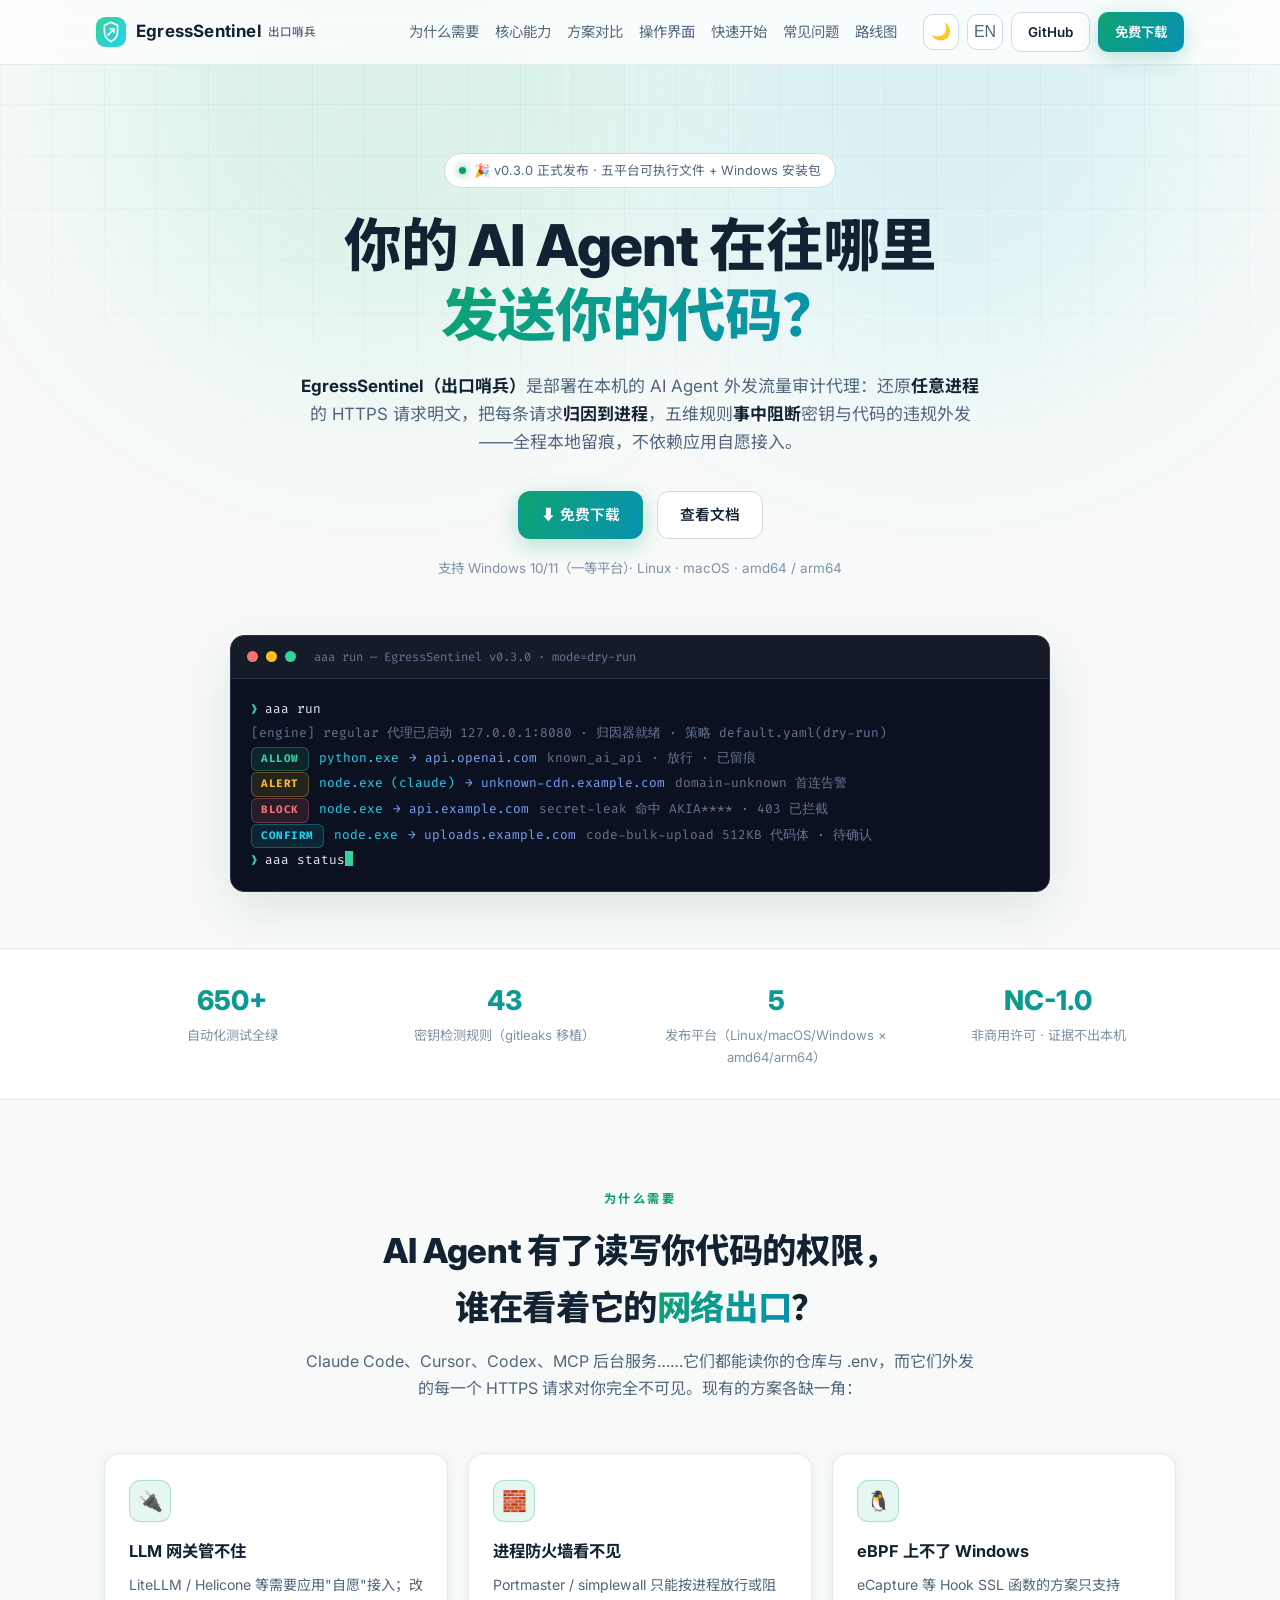
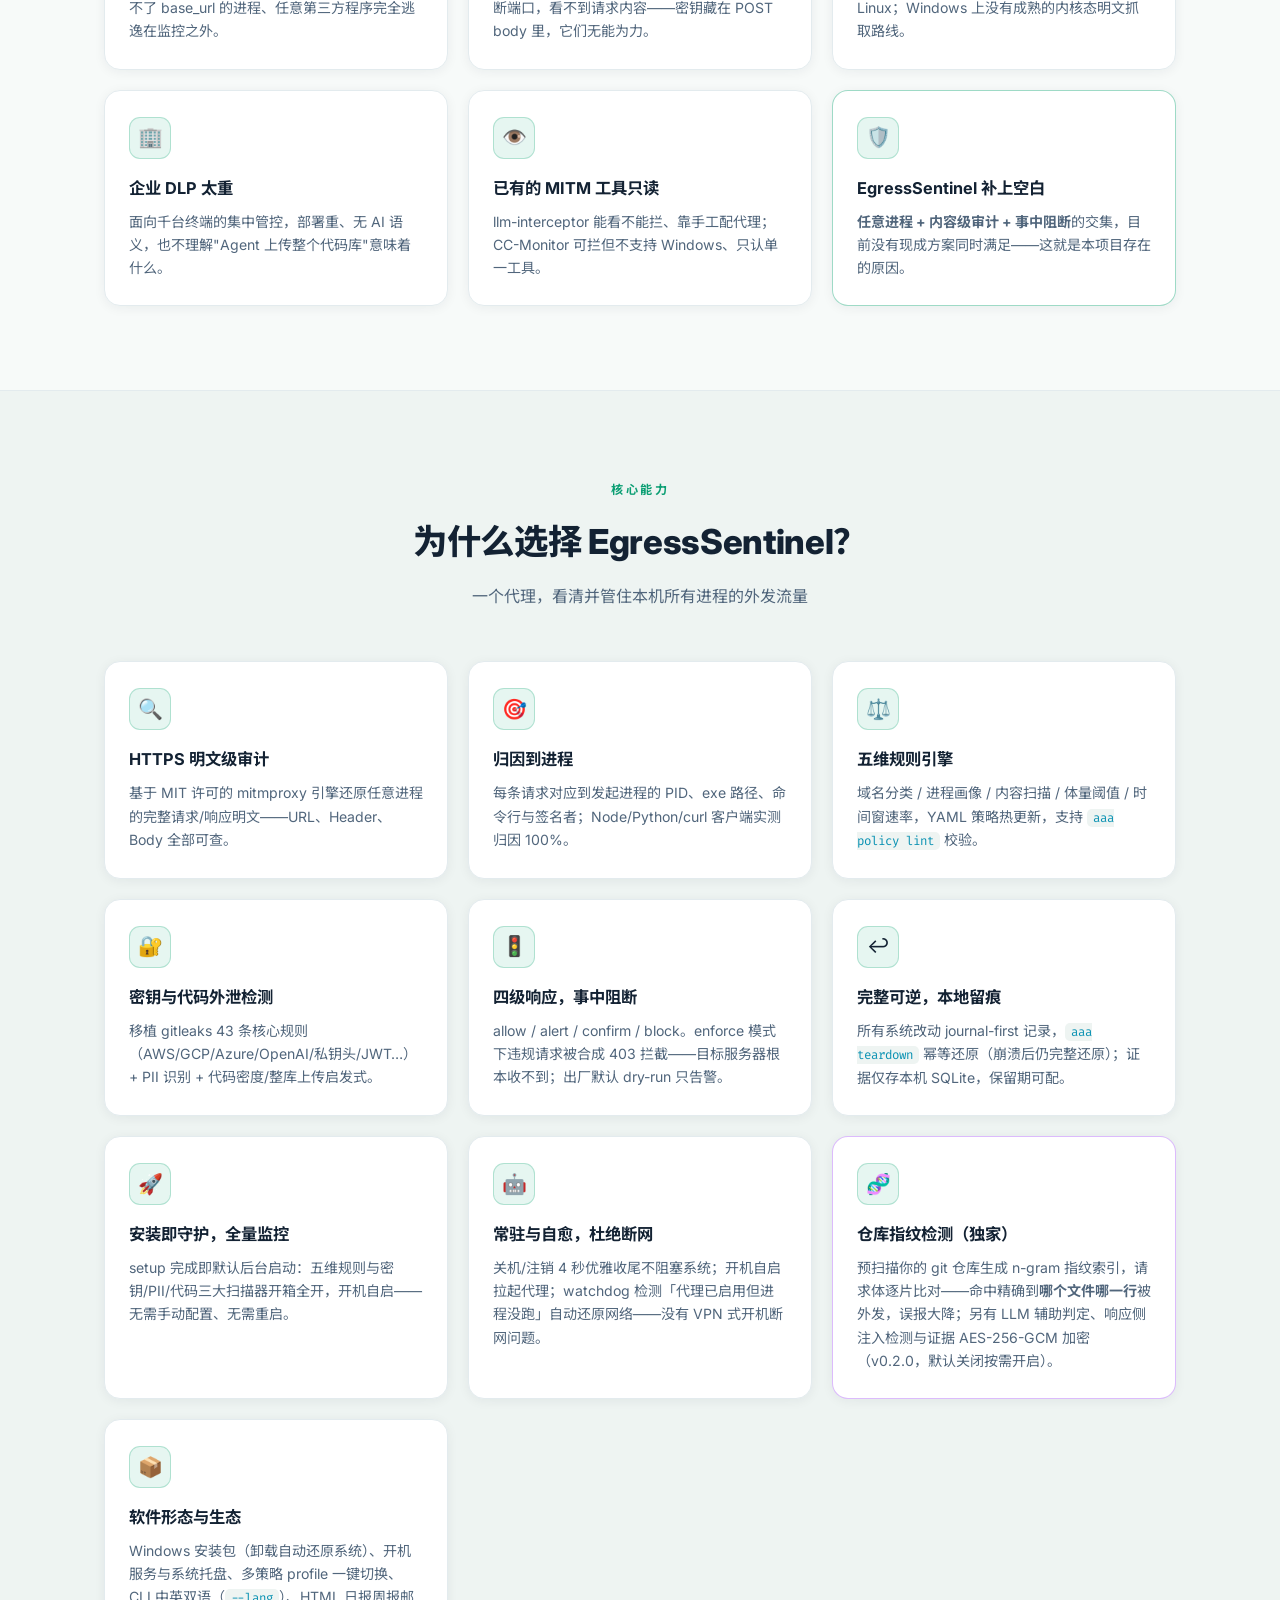
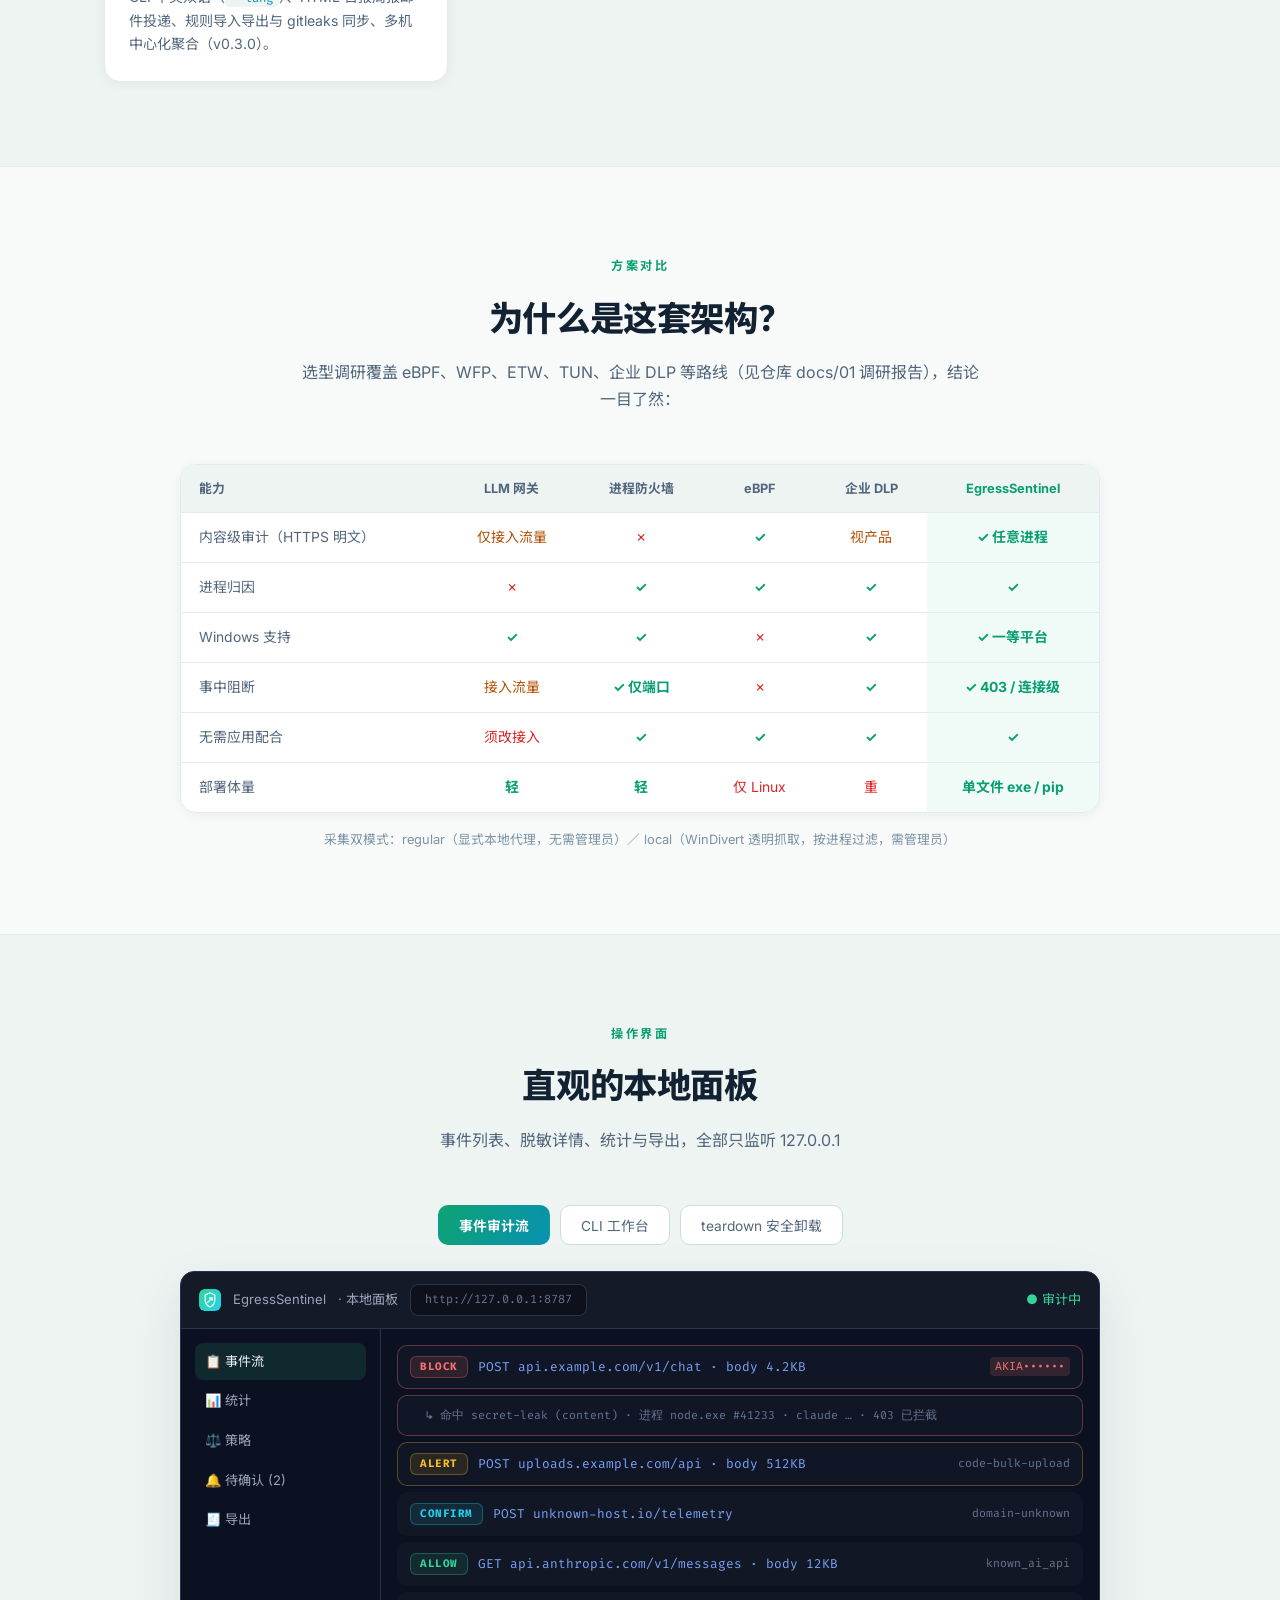
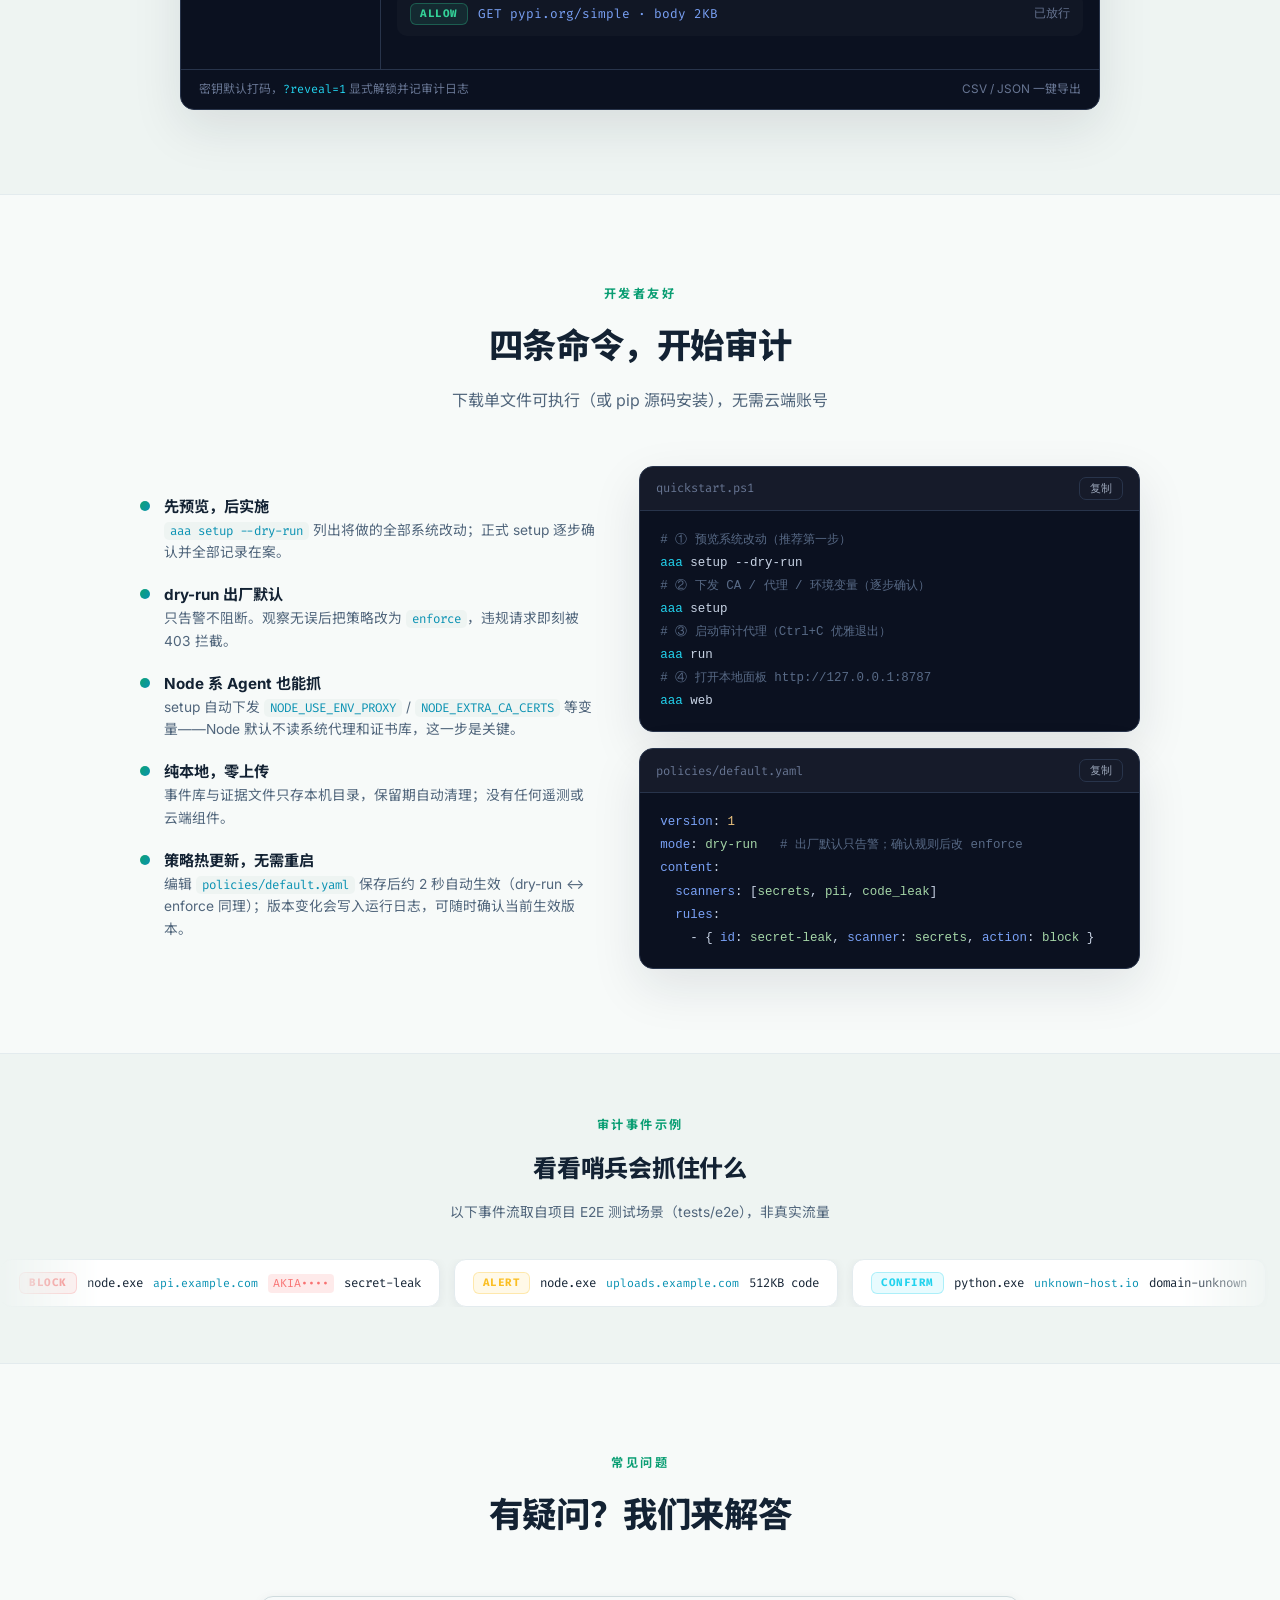
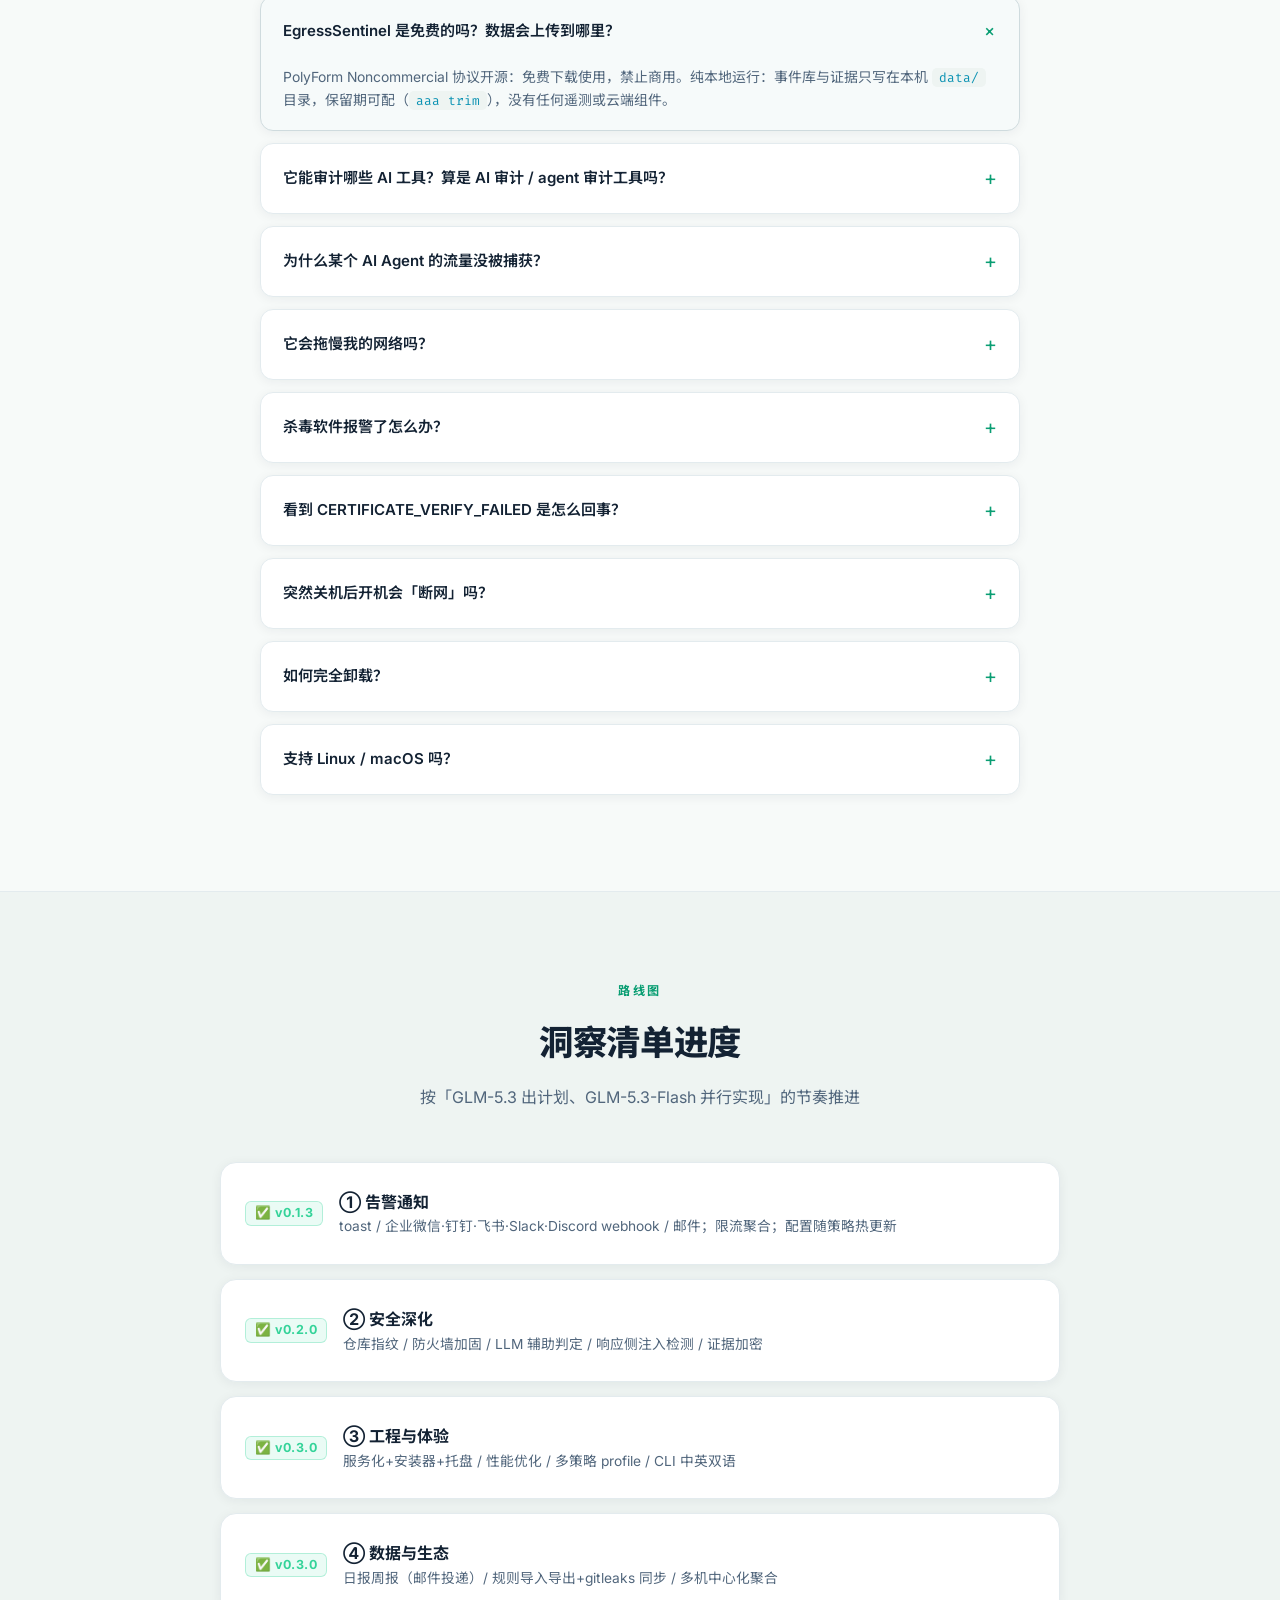
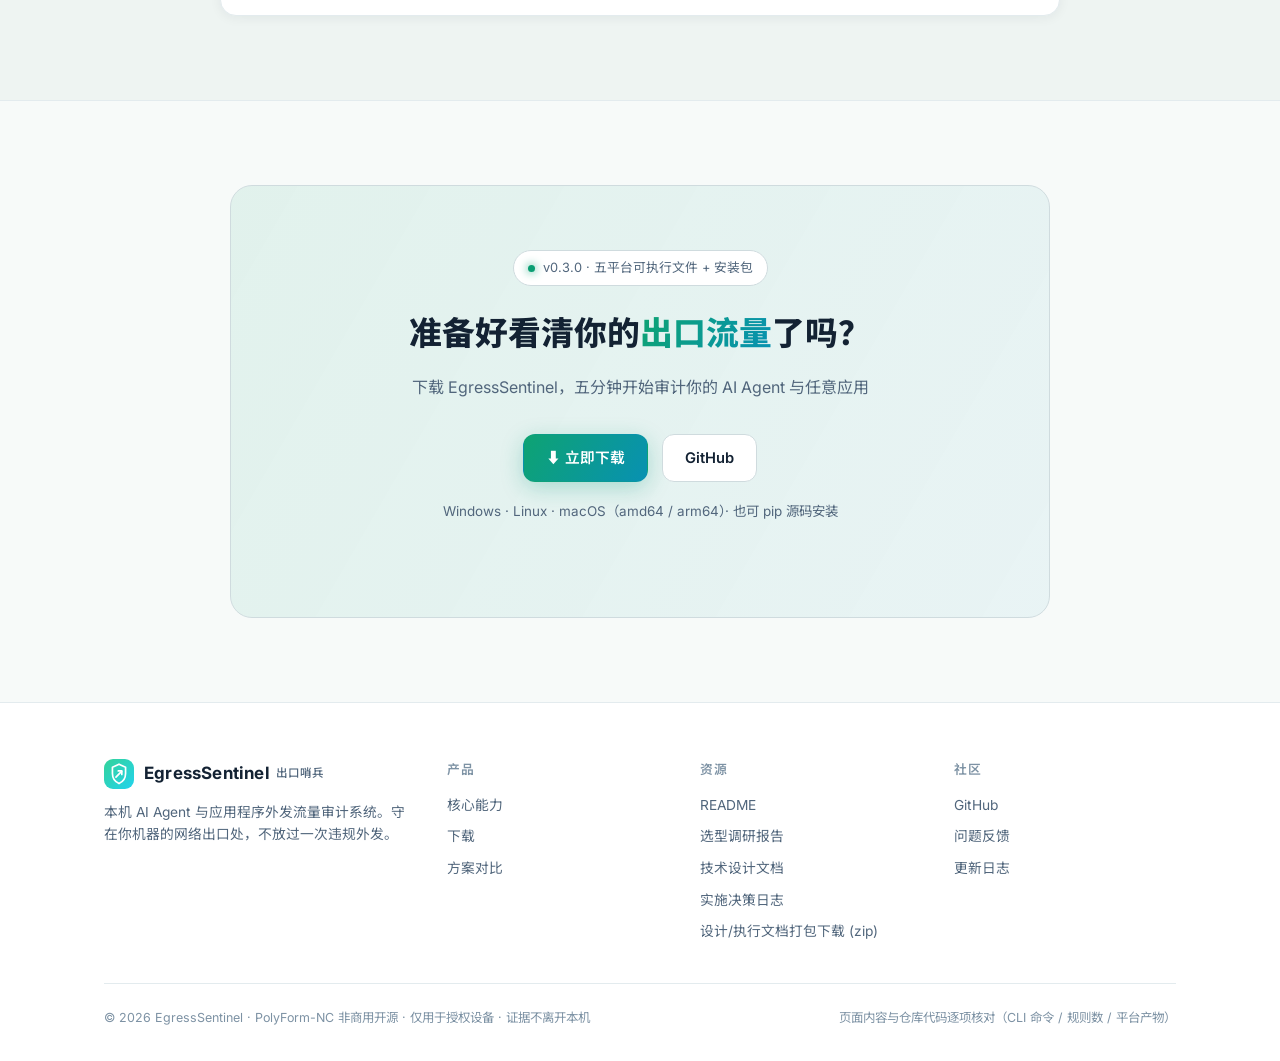
<file: website/index.html>
<!DOCTYPE html>
<html lang="zh-CN" data-theme="light">
<head>
<meta charset="UTF-8">
<meta name="viewport" content="width=device-width, initial-scale=1.0">
<meta name="theme-color" content="#f7faf9" id="metaThemeColor">
<meta name="robots" content="index,follow">
<meta name="author" content="1wu-davy-2">

<!-- ===== SEO 词条：让搜索引擎/浏览器能搜到 ===== -->
<title>EgressSentinel 出口哨兵 · AI Agent 出口流量审计与阻断工具 | AI Agent Egress Traffic Audit</title>
<meta name="description" content="EgressSentinel（出口哨兵）是开源（PolyForm Noncommercial，可免费使用、禁止商用）的 AI 审计 / agent 审计工具：部署在本机的出口流量审计代理，还原任意进程 HTTPS 明文、归因到进程、五维规则事中阻断密钥与代码违规外发，防数据泄露。支持 Windows / Linux / macOS。An open-source AI agent audit proxy that inspects and blocks what AI agents send out.">
<meta name="keywords" content="EgressSentinel,出口哨兵,AI审计,agent审计,AI 审计工具,AI Agent 审计,AI Agent 监控,AI Agent 流量审计,AI 编程工具监控,出口流量审计,外发流量监控,网络审计,流量监控,HTTPS 审计,抓包审计,代码外泄检测,代码泄露防护,代码防泄密,数据防泄密,数据防泄露,密钥泄露检测,密钥外发阻断,API key 泄露检测,.env 泄露,敏感信息检测,MITM 审计代理,mitmproxy,Claude Code 监控,Claude Code 安全,Cursor 流量审计,Codex 审计,Copilot 监控,Cline 审计,MCP 审计,MCP 安全,Windows 网络审计,开源 DLP,AI 安全,AI 治理,ai audit,agent audit,ai agent audit,ai agent monitor,egress traffic audit,code exfiltration detection,code leak prevention,secret leak detection,data loss prevention,LLM security,MITM audit proxy,open source DLP">
<link rel="canonical" href="https://1wu-davy-2.github.io/EgressSentinel/">

<!-- Open Graph / Twitter -->
<meta property="og:type" content="website">
<meta property="og:site_name" content="EgressSentinel 出口哨兵">
<meta property="og:title" content="EgressSentinel 出口哨兵 · 你的 AI Agent 在往哪里发送你的代码？">
<meta property="og:description" content="AI 审计 / agent 审计工具：本机部署的出口流量审计代理，HTTPS 明文级审计 · 进程归因 · 五维规则 · 事中阻断密钥与代码违规外发。开源可免用，禁止商用。">
<meta property="og:url" content="https://1wu-davy-2.github.io/EgressSentinel/">
<meta property="og:image" content="https://1wu-davy-2.github.io/EgressSentinel/icon-512.png">
<meta property="og:locale" content="zh_CN">
<meta property="og:locale:alternate" content="en_US">
<meta name="twitter:card" content="summary">
<meta name="twitter:title" content="EgressSentinel 出口哨兵 · AI Agent 出口流量审计">
<meta name="twitter:description" content="看清并阻断 AI Agent 的违规外发：明文审计、进程归因、密钥/代码外泄检测。">
<meta name="twitter:image" content="https://1wu-davy-2.github.io/EgressSentinel/icon-512.png">

<!-- 结构化数据：软件应用词条 -->
<script type="application/ld+json">
{
  "@context": "https://schema.org",
  "@type": "SoftwareApplication",
  "name": "EgressSentinel",
  "alternateName": ["出口哨兵", "EgressSentinel 出口哨兵", "AI审计工具", "Agent审计工具", "AI Agent 出口流量审计工具"],
  "description": "AI 审计 / agent 审计工具：MITM 还原任意进程 HTTPS 明文、归因到进程、五维规则事中阻断密钥与代码违规外发。开源可免用，禁止商用。",
  "keywords": "AI审计, agent审计, AI Agent 审计, AI Agent 流量监控, 代码外泄检测, 代码防泄密, 密钥泄露检测, 数据防泄密, MITM 审计, 开源 DLP, MCP 审计, ai agent audit, egress audit, code exfiltration",
  "applicationCategory": "SecurityApplication",
  "operatingSystem": "Windows, Linux, macOS",
  "programmingLanguage": "Python",
  "license": "https://polyformproject.org/licenses/noncommercial/1.0.0",
  "offers": {"@type": "Offer", "price": "0", "priceCurrency": "USD"},
  "inLanguage": ["zh-CN", "en"],
  "author": {"@type": "Person", "name": "1wu-davy-2"},
  "url": "https://1wu-davy-2.github.io/EgressSentinel/",
  "downloadUrl": "https://github.com/1wu-davy-2/EgressSentinel/releases"
}
</script>

<!-- 结构化数据：FAQ 富卡片（与页面可见 FAQ 一致） -->
<script type="application/ld+json">
{
  "@context": "https://schema.org",
  "@type": "FAQPage",
  "mainEntity": [
    {"@type": "Question", "name": "EgressSentinel 是免费的吗？数据会上传到哪里？", "acceptedAnswer": {"@type": "Answer", "text": "PolyForm Noncommercial 协议开源：免费下载使用，禁止商用。纯本地运行：事件库与证据只写在本机 data/ 目录，保留期可配，没有任何遥测或云端组件。"}},
    {"@type": "Question", "name": "它能审计哪些 AI 工具？算是 AI 审计 / agent 审计工具吗？", "acceptedAnswer": {"@type": "Answer", "text": "是的，EgressSentinel 是面向本机的 AI 审计 / agent 审计工具：Claude Code、Cursor、Codex、GitHub Copilot、Cline、Windsurf 等编程 Agent、MCP 服务乃至任意联网程序都可审计，不挑工具、无需接入 SDK。"}},
    {"@type": "Question", "name": "为什么某个 AI Agent 的流量没被捕获？", "acceptedAnswer": {"@type": "Answer", "text": "Node.js 系工具默认不读系统代理和 Windows 证书库。执行 aaa setup env（注入 NODE_USE_ENV_PROXY / NODE_EXTRA_CA_CERTS 等）并重启该 Agent 进程即可；Python 系对应 REQUESTS_CA_BUNDLE。"}},
    {"@type": "Question", "name": "它会拖慢我的网络吗？", "acceptedAnswer": {"@type": "Answer", "text": "regular 模式是本地回环代理，无云端往返；内容扫描默认只处理每个请求的前 256KB；非审计目标域名跳过 body 扫描。"}},
    {"@type": "Question", "name": "杀毒软件报警了怎么办？", "acceptedAnswer": {"@type": "Answer", "text": "本地代理 + 安装根证书对应 MITRE ATT&CK T1553.004，属预期行为。regular 模式不加载任何驱动；本工具不隐藏自身行为，并提供完整卸载。"}},
    {"@type": "Question", "name": "突然关机后开机会断网吗？", "acceptedAnswer": {"@type": "Answer", "text": "不会。关机/注销时代理 4 秒内优雅收尾；开机计划任务自动拉起代理；若自启失败，登录 30 秒后 watchdog 自动还原代理设置与相关环境变量，网络立刻恢复。"}},
    {"@type": "Question", "name": "如何完全卸载？", "acceptedAnswer": {"@type": "Answer", "text": "一条命令 aaa teardown：按改动日志逆序幂等还原——删除 CA（按序列号精确匹配）、还原系统代理设置、清理全部环境变量；崩溃后重启执行仍完整还原。"}},
    {"@type": "Question", "name": "支持 Linux / macOS 吗？", "acceptedAnswer": {"@type": "Answer", "text": "v0.1.0 已发布五平台单文件可执行（Linux amd64/arm64、macOS amd64/arm64、Windows amd64）。Windows 是一等平台；Linux/macOS 的进程归因依赖特权会话。"}}
  ]
}
</script>

<!-- ===== 图标 ===== -->
<link rel="icon" type="image/svg+xml" href="icon.svg">
<link rel="icon" type="image/png" sizes="192x192" href="icon-192.png">
<link rel="apple-touch-icon" sizes="180x180" href="icon-180.png">
<link rel="manifest" href="manifest.webmanifest">

<link rel="preconnect" href="https://fonts.googleapis.com">
<link rel="preconnect" href="https://fonts.gstatic.com" crossorigin>
<link href="https://fonts.googleapis.com/css2?family=Inter:wght@300;400;500;600;700;800&family=Fira+Code:wght@400;500&family=Noto+Sans+SC:wght@400;500;700&display=swap" rel="stylesheet">
<style>
/* ============ 主题令牌：默认浅色，[data-theme=dark] 覆盖为深色 ============ */
:root{
  --bg:#f7faf9; --bg2:#ffffff; --bg3:#eef4f2;
  --card:#ffffff; --card2:#f6fafa;
  --border:#e3ebee; --border2:#cfdbde;
  --text:#132233; --muted:#51667c; --dim:#7d92a4;
  --em:#0a9e73; --cy:#0891b2; --am:#b45309; --rd:#dc2626;
  --grad:linear-gradient(120deg,#0ea372,#0891b2);
  --grad-soft:linear-gradient(120deg,rgba(14,163,114,.09),rgba(8,145,178,.06));
  --shadow:0 2px 12px rgba(19,34,51,.06);
  --shadow-lg:0 18px 50px rgba(19,34,51,.10);
  --nav-bg:rgba(255,255,255,.78);
  --grid-line:rgba(19,34,51,.045);
  --blob-op:.12;
  /* 终端/代码/面板：两种主题下都保持深色表面（惯例，且对比强） */
  --tbg:#0b1120; --tborder:#28344b; --ttext:#c9d4e5; --tdim:#677592;
  --r:16px; --maxw:1120px;
  font-size:16px;
}
html[data-theme="dark"]{
  --bg:#0a0f1c; --bg2:#101828; --bg3:#0d1526;
  --card:rgba(255,255,255,.032); --card2:rgba(255,255,255,.055);
  --border:rgba(255,255,255,.09); --border2:rgba(255,255,255,.16);
  --text:#e8edf6; --muted:#9aa5b8; --dim:#6b7689;
  --em:#34d399; --cy:#22d3ee; --am:#fbbf24; --rd:#f87171;
  --grad:linear-gradient(120deg,#34d399,#22d3ee);
  --grad-soft:linear-gradient(120deg,rgba(52,211,153,.09),rgba(34,211,238,.05));
  --shadow:0 2px 14px rgba(0,0,0,.35);
  --shadow-lg:0 24px 60px rgba(0,0,0,.5);
  --nav-bg:rgba(10,15,28,.72);
  --grid-line:rgba(255,255,255,.03);
  --blob-op:.16;
}
*{margin:0;padding:0;box-sizing:border-box}
html{scroll-behavior:smooth}
body{
  font-family:"Inter","Noto Sans SC",-apple-system,BlinkMacSystemFont,"Segoe UI",sans-serif;
  background:var(--bg); color:var(--text); line-height:1.65;
  -webkit-font-smoothing:antialiased; overflow-x:hidden;
  transition:background .25s,color .25s;
}
code,kbd,.mono{font-family:"Fira Code",ui-monospace,Consolas,monospace}
a{color:inherit;text-decoration:none}
.wrap{max-width:var(--maxw);margin:0 auto;padding:0 24px}
.grad-text{background:var(--grad);-webkit-background-clip:text;background-clip:text;color:transparent}

/* ===== 背景光斑 & 网格 ===== */
.bg-fx{position:fixed;inset:0;z-index:-1;pointer-events:none;overflow:hidden}
.bg-fx::before{content:"";position:absolute;inset:0;
  background-image:linear-gradient(var(--grid-line) 1px,transparent 1px),
    linear-gradient(90deg,var(--grid-line) 1px,transparent 1px);
  background-size:52px 52px;
  mask-image:radial-gradient(ellipse 90% 55% at 50% 0%,#000 35%,transparent 100%);
  -webkit-mask-image:radial-gradient(ellipse 90% 55% at 50% 0%,#000 35%,transparent 100%);}
.blob{position:absolute;border-radius:50%;filter:blur(110px);opacity:var(--blob-op)}
.blob.b1{width:560px;height:560px;background:#10b981;top:-200px;left:8%}
.blob.b2{width:520px;height:520px;background:#06b6d4;top:-160px;right:6%}

/* ===== 导航 ===== */
nav{position:sticky;top:0;z-index:50;backdrop-filter:blur(14px);
  background:var(--nav-bg);border-bottom:1px solid var(--border)}
.nav-inner{max-width:var(--maxw);margin:0 auto;padding:0 16px;height:64px;
  display:flex;align-items:center;gap:20px}
.brand{display:flex;align-items:center;gap:10px;font-weight:700;font-size:1.06rem;letter-spacing:.2px;white-space:nowrap}
.logo{width:30px;height:30px;border-radius:9px;flex:none}
.brand small{font-weight:500;color:var(--muted);font-size:.72rem;margin-left:-4px}
.nav-links{display:flex;gap:16px;margin-left:auto;font-size:.9rem;color:var(--muted)}
.nav-links a{transition:color .18s;white-space:nowrap}
.nav-links a:hover{color:var(--text)}
.nav-cta{margin-left:6px;display:flex;gap:8px;align-items:center;flex:none}
@media(max-width:1060px){.nav-links{display:none}}
@media(max-width:1100px){html[lang="en"] .nav-links{display:none}}
@media(max-width:640px){.brand small{display:none}}

/* ===== 按钮 & 徽章 ===== */
.btn{display:inline-flex;align-items:center;gap:8px;padding:11px 22px;border-radius:12px;
  font-size:.92rem;font-weight:600;border:1px solid transparent;cursor:pointer;transition:.18s;white-space:nowrap}
.btn.primary{background:var(--grad);color:#fff;box-shadow:0 6px 22px rgba(10,150,120,.28)}
.btn.primary:hover{transform:translateY(-2px);box-shadow:0 10px 30px rgba(10,150,120,.4)}
html[data-theme="dark"] .btn.primary{color:#04121f}
.btn.ghost{border-color:var(--border2);color:var(--text);background:var(--card)}
.btn.ghost:hover{background:var(--card2);transform:translateY(-2px)}
.btn.sm{padding:8px 16px;font-size:.84rem;border-radius:10px}
.iconbtn{width:36px;height:36px;border-radius:10px;border:1px solid var(--border2);background:var(--card);
  color:var(--muted);display:grid;place-items:center;cursor:pointer;font-size:1rem;transition:.18s}
.iconbtn:hover{color:var(--text);background:var(--card2)}
.pill{display:inline-flex;align-items:center;gap:8px;padding:6px 14px;border-radius:999px;
  border:1px solid var(--border2);background:var(--card);
  font-size:.8rem;color:var(--muted)}
.pill .dot{width:7px;height:7px;border-radius:50%;background:var(--em);
  box-shadow:0 0 10px var(--em);animation:pulse 2s infinite}
@keyframes pulse{50%{opacity:.35}}

/* ===== Hero ===== */
.hero{padding:88px 0 56px;text-align:center;position:relative}
.hero-badge{margin-bottom:22px}
.hero h1{font-size:clamp(2.1rem,5.2vw,3.6rem);font-weight:800;line-height:1.22;letter-spacing:-.02em}
.hero .sub{margin:22px auto 0;max-width:680px;color:var(--muted);font-size:1.06rem}
.hero .sub b{color:var(--text)}
.hero-cta{margin-top:34px;display:flex;gap:14px;justify-content:center;flex-wrap:wrap}
.hero-platform{margin-top:18px;color:var(--dim);font-size:.84rem}

/* ===== 终端 mockup（恒定深色表面） ===== */
.term{max-width:820px;margin:56px auto 0;border-radius:14px;overflow:hidden;
  border:1px solid var(--tborder);background:var(--tbg);
  box-shadow:var(--shadow-lg);text-align:left}
.term-bar{display:flex;align-items:center;gap:8px;padding:11px 16px;background:rgba(255,255,255,.045);
  border-bottom:1px solid var(--tborder)}
.term-bar i{width:11px;height:11px;border-radius:50%;display:block}
.term-bar .t{margin-left:10px;color:var(--tdim);font-size:.76rem}
.term-body{padding:18px 20px;font-size:.8rem;line-height:1.9;overflow-x:auto;color:var(--ttext)}
.term-body .cmd{color:#e8edf6}
.term-body .cmd::before{content:"❯ ";color:#34d399}
.term-body .sys{color:var(--tdim)}
.ev{display:flex;gap:10px;align-items:baseline;white-space:nowrap}
.tag{font-size:.68rem;font-weight:700;padding:1px 9px;border-radius:6px;letter-spacing:.5px}
.tag.block{color:#f87171;background:rgba(248,113,113,.12);border:1px solid rgba(248,113,113,.3)}
.tag.alert{color:#fbbf24;background:rgba(251,191,36,.1);border:1px solid rgba(251,191,36,.3)}
.tag.allow{color:#34d399;background:rgba(52,211,153,.1);border:1px solid rgba(52,211,153,.3)}
.tag.confirm{color:#22d3ee;background:rgba(34,211,238,.1);border:1px solid rgba(34,211,238,.3)}
.ev .who{color:#22d3ee} .ev .to{color:#7aa2f7} .ev .why{color:var(--tdim)}
.cursor{display:inline-block;width:8px;height:15px;background:#34d399;vertical-align:-2px;animation:blink 1.1s steps(1) infinite}
@keyframes blink{50%{opacity:0}}

/* ===== 统计带 ===== */
.stats{border-block:1px solid var(--border);background:var(--card)}
.stats-inner{max-width:var(--maxw);margin:0 auto;padding:30px 24px;display:grid;
  grid-template-columns:repeat(4,1fr);gap:16px;text-align:center}
.stat .n{font-size:1.7rem;font-weight:800}
.stat .l{color:var(--dim);font-size:.82rem;margin-top:2px}
@media(max-width:760px){.stats-inner{grid-template-columns:repeat(2,1fr)}}

/* ===== 通用 section ===== */
section{padding:84px 0}
.sec-head{text-align:center;max-width:680px;margin:0 auto 52px}
.eyebrow{display:inline-block;font-size:.76rem;font-weight:700;letter-spacing:2.5px;
  color:var(--em);text-transform:uppercase;margin-bottom:14px}
.sec-head h2{font-size:clamp(1.55rem,3.4vw,2.15rem);font-weight:800;letter-spacing:-.01em}
.sec-head p{color:var(--muted);margin-top:12px}

/* ===== 特性卡片 ===== */
.grid3{display:grid;grid-template-columns:repeat(3,1fr);gap:20px}
@media(max-width:960px){.grid3{grid-template-columns:repeat(2,1fr)}}
@media(max-width:640px){.grid3{grid-template-columns:1fr}}
.card{background:var(--card);border:1px solid var(--border);border-radius:var(--r);
  padding:26px 24px;transition:.2s;position:relative;overflow:hidden;box-shadow:var(--shadow)}
.card:hover{transform:translateY(-4px);border-color:var(--border2);background:var(--card2)}
.card .ic{width:42px;height:42px;border-radius:11px;display:grid;place-items:center;
  font-size:1.25rem;background:rgba(14,163,114,.1);border:1px solid rgba(14,163,114,.25);margin-bottom:16px}
html[data-theme="dark"] .card .ic{background:rgba(52,211,153,.1);border-color:rgba(52,211,153,.22)}
.card h3{font-size:1.02rem;font-weight:700;margin-bottom:8px}
.card p{color:var(--muted);font-size:.88rem}
.card p code{background:var(--bg3);padding:1px 6px;border-radius:5px;font-size:.78rem;color:var(--cy)}
html[data-theme="dark"] .card p code{background:rgba(255,255,255,.07)}

/* ===== 对比表 ===== */
.cmp{max-width:920px;margin:0 auto;border:1px solid var(--border);border-radius:var(--r);
  overflow:hidden;background:var(--card);box-shadow:var(--shadow)}
.cmp table{width:100%;border-collapse:collapse;font-size:.87rem}
.cmp th,.cmp td{padding:13px 18px;text-align:center;border-bottom:1px solid var(--border)}
.cmp th{background:var(--bg3);font-weight:700;font-size:.8rem;color:var(--muted)}
.cmp td:first-child,.cmp th:first-child{text-align:left;color:var(--muted)}
.cmp tr:last-child td{border-bottom:none}
.cmp .yes{color:var(--em);font-weight:700}.cmp .no{color:var(--rd)}.cmp .part{color:var(--am)}
.cmp td.hi{background:rgba(14,163,114,.06)}
html[data-theme="dark"] .cmp td.hi{background:rgba(52,211,153,.05)}
@media(max-width:720px){.cmp{overflow-x:auto}.cmp table{min-width:640px}}

/* ===== 界面 tabs ===== */
.tabs{display:flex;gap:10px;justify-content:center;margin-bottom:26px;flex-wrap:wrap}
.tab{padding:9px 20px;border-radius:10px;border:1px solid var(--border2);color:var(--muted);
  font-size:.86rem;cursor:pointer;background:var(--card);transition:.18s;font-family:inherit}
.tab.on{background:var(--grad);color:#fff;font-weight:700;border-color:transparent}
html[data-theme="dark"] .tab.on{color:#04121f}
.panel{display:none}
.panel.on{display:block;animation:fade .3s}
@keyframes fade{from{opacity:0;transform:translateY(8px)}to{opacity:1}}

/* 面板 mockup（恒定深色表面） */
.dash{max-width:920px;margin:0 auto;border-radius:14px;border:1px solid var(--tborder);
  background:var(--tbg);overflow:hidden;box-shadow:var(--shadow-lg);text-align:left}
.dash-top{display:flex;align-items:center;gap:12px;padding:12px 18px;border-bottom:1px solid var(--tborder);
  background:rgba(255,255,255,.04);font-size:.82rem;color:#9aa5b8}
.dash-top .url{background:rgba(0,0,0,.35);border:1px solid var(--tborder);border-radius:8px;
  padding:5px 14px;font-size:.74rem;color:var(--tdim)}
.dash-body{display:grid;grid-template-columns:200px 1fr;min-height:340px}
@media(max-width:720px){.dash-body{grid-template-columns:1fr}.dash-side{display:none}}
.dash-side{border-right:1px solid var(--tborder);padding:14px;font-size:.82rem;color:#9aa5b8}
.dash-side div{padding:8px 10px;border-radius:8px;margin-bottom:2px}
.dash-side .on{background:rgba(52,211,153,.12);color:#e8edf6}
.dash-main{padding:16px}
.row{display:flex;align-items:center;gap:10px;padding:10px 12px;border-radius:10px;
  border:1px solid transparent;font-size:.8rem;margin-bottom:6px;background:rgba(255,255,255,.025)}
.row.block{border-color:rgba(248,113,113,.35)}
.row.alert{border-color:rgba(251,191,36,.3)}
.row .path{color:#7aa2f7;flex:1;overflow:hidden;text-overflow:ellipsis;white-space:nowrap}
.row .proc{color:var(--tdim);font-size:.72rem}
.masked{background:rgba(248,113,113,.15);border-radius:4px;padding:0 5px;color:#f87171;
  font-family:"Fira Code",monospace;font-size:.72rem}
.dash-note{padding:10px 18px;border-top:1px solid var(--tborder);color:var(--tdim);font-size:.74rem;
  display:flex;justify-content:space-between;flex-wrap:wrap;gap:6px}

/* ===== 快速开始 / 代码 ===== */
.split{display:grid;grid-template-columns:1fr 1.1fr;gap:44px;align-items:center;max-width:1000px;margin:0 auto}
@media(max-width:880px){.split{grid-template-columns:1fr}}
.codecard{border-radius:14px;border:1px solid var(--tborder);background:var(--tbg);overflow:hidden;
  box-shadow:var(--shadow-lg)}
.codecard .path{display:flex;justify-content:space-between;align-items:center;
  padding:10px 16px;border-bottom:1px solid var(--tborder);background:rgba(255,255,255,.045);
  color:var(--tdim);font-size:.76rem;font-family:"Fira Code",monospace}
.copy{cursor:pointer;border:1px solid var(--tborder);background:transparent;color:#9aa5b8;
  border-radius:7px;padding:3px 10px;font-size:.7rem;font-family:inherit;transition:.15s}
.copy:hover{color:#e8edf6;background:rgba(255,255,255,.07)}
.codecard pre{padding:18px 20px;overflow-x:auto;font-size:.78rem;line-height:1.85;color:var(--ttext)}
.k{color:#7aa2f7}.s{color:#a5d6a7}.c{color:#586a86}.v{color:#e8c07d}.h{color:#22d3ee}
.feat-list{display:flex;flex-direction:column;gap:18px}
.feat-item{display:flex;gap:14px}
.feat-item .dot{flex:none;width:10px;height:10px;border-radius:50%;background:var(--grad);margin-top:7px}
.feat-item h4{font-size:.95rem;font-weight:700}
.feat-item p{color:var(--muted);font-size:.86rem}
.feat-item p code{background:var(--bg3);padding:1px 6px;border-radius:5px;font-size:.78rem;color:var(--cy)}
html[data-theme="dark"] .feat-item p code{background:rgba(255,255,255,.07)}

/* ===== 事件流 marquee ===== */
.marq-wrap{max-width:100%;overflow:hidden;position:relative;
  mask-image:linear-gradient(90deg,transparent,#000 8%,#000 92%,transparent);
  -webkit-mask-image:linear-gradient(90deg,transparent,#000 8%,#000 92%,transparent)}
.marq{display:flex;gap:14px;width:max-content;animation:scroll 46s linear infinite}
.marq:hover{animation-play-state:paused}
@keyframes scroll{to{transform:translateX(-50%)}}
.chip{display:flex;align-items:center;gap:10px;padding:12px 18px;border-radius:12px;
  border:1px solid var(--border);background:var(--card);font-size:.78rem;white-space:nowrap;box-shadow:var(--shadow)}
.chip .host{color:var(--cy);font-family:"Fira Code",monospace;font-size:.72rem}

/* ===== FAQ ===== */
.faq{max-width:760px;margin:0 auto}
details{border:1px solid var(--border);border-radius:13px;background:var(--card);
  margin-bottom:12px;overflow:hidden;transition:.2s;box-shadow:var(--shadow)}
details[open]{border-color:var(--border2);background:var(--card2)}
summary{padding:18px 22px;font-weight:600;font-size:.94rem;cursor:pointer;list-style:none;
  display:flex;justify-content:space-between;align-items:center;gap:12px}
summary::-webkit-details-marker{display:none}
summary::after{content:"+";color:var(--em);font-size:1.25rem;font-weight:400;transition:.2s;flex:none}
details[open] summary::after{transform:rotate(45deg)}
details .a{padding:0 22px 18px;color:var(--muted);font-size:.87rem}
details .a code{background:var(--bg3);padding:1px 7px;border-radius:5px;font-size:.8rem;color:var(--cy)}
html[data-theme="dark"] details .a code{background:rgba(255,255,255,.07)}

/* ===== CTA & footer ===== */
.cta-box{max-width:820px;margin:0 auto;text-align:center;border-radius:22px;
  border:1px solid var(--border2);padding:64px 32px;position:relative;overflow:hidden;
  background:var(--grad-soft)}
.cta-box h2{font-size:clamp(1.5rem,3.2vw,2.05rem);font-weight:800}
.cta-box p{color:var(--muted);margin:14px 0 30px}
footer{border-top:1px solid var(--border);padding:56px 0 32px;background:var(--card)}
.foot-grid{display:grid;grid-template-columns:1.4fr 1fr 1fr 1fr;gap:32px;padding-bottom:40px}
@media(max-width:760px){.foot-grid{grid-template-columns:repeat(2,1fr)}}
.foot-grid h4{font-size:.8rem;color:var(--dim);letter-spacing:1px;margin-bottom:14px;font-weight:600}
.foot-grid ul{list-style:none;font-size:.86rem;color:var(--muted);display:flex;flex-direction:column;gap:9px}
.foot-grid a:hover{color:var(--text)}
.foot-note{border-top:1px solid var(--border);padding-top:24px;color:var(--dim);font-size:.78rem;
  display:flex;justify-content:space-between;flex-wrap:wrap;gap:8px}
</style>
</head>
<body>
<div class="bg-fx"><i class="blob b1"></i><i class="blob b2"></i></div>

<!-- ============ 导航 ============ -->
<nav>
  <div class="nav-inner">
    <a class="brand" href="#top"><img class="logo" src="icon.svg" alt="EgressSentinel logo">EgressSentinel <small data-i18n="brand.cn">出口哨兵</small></a>
    <div class="nav-links">
      <a href="#why" data-i18n="nav.why">为什么需要</a>
      <a href="#features" data-i18n="nav.features">核心能力</a>
      <a href="#choice" data-i18n="nav.choice">方案对比</a>
      <a href="#ui" data-i18n="nav.ui">操作界面</a>
      <a href="#quickstart" data-i18n="nav.quickstart">快速开始</a>
      <a href="#faq" data-i18n="nav.faq">常见问题</a>
      <a href="#roadmap" data-i18n="nav.roadmap">路线图</a>
    </div>
    <div class="nav-cta">
      <button class="iconbtn" id="themeToggle" aria-label="切换主题">🌙</button>
      <button class="iconbtn" id="langToggle" aria-label="切换语言 / Switch language">EN</button>
      <a class="btn ghost sm" href="https://github.com/1wu-davy-2/EgressSentinel" target="_blank" rel="noopener">GitHub</a>
      <a class="btn primary sm" href="https://github.com/1wu-davy-2/EgressSentinel/releases" target="_blank" rel="noopener" data-i18n="nav.download">免费下载</a>
    </div>
  </div>
</nav>

<!-- ============ 1 · HERO ============ -->
<header class="hero" id="top">
  <div class="wrap">
    <div class="hero-badge">
      <span class="pill"><span class="dot"></span><span data-i18n="hero.badge">🎉 v0.3.0 正式发布 · 五平台可执行文件 + Windows 安装包</span></span>
    </div>
    <h1><span data-i18n="hero.h1a">你的 AI Agent 在往哪里</span><br><span class="grad-text" data-i18n="hero.h1b">发送你的代码？</span></h1>
    <p class="sub" data-i18n="hero.sub"><b>EgressSentinel（出口哨兵）</b>是部署在本机的 AI Agent 外发流量审计代理：还原<b>任意进程</b>的 HTTPS 请求明文，把每条请求<b>归因到进程</b>，五维规则<b>事中阻断</b>密钥与代码的违规外发——全程本地留痕，不依赖应用自愿接入。</p>
    <div class="hero-cta">
      <a class="btn primary" href="https://github.com/1wu-davy-2/EgressSentinel/releases" target="_blank" rel="noopener" data-i18n="cta.download">⬇ 免费下载</a>
      <a class="btn ghost" href="https://github.com/1wu-davy-2/EgressSentinel/blob/main/README.md" target="_blank" rel="noopener" data-i18n="cta.docs">查看文档</a>
    </div>
    <p class="hero-platform" data-i18n="hero.platform">支持 Windows 10/11（一等平台）· Linux · macOS · amd64 / arm64</p>

    <!-- 终端 mockup：aaa run 实时事件流（场景取自 E2E 测试用例） -->
    <div class="term">
      <div class="term-bar">
        <i style="background:#f87171"></i><i style="background:#fbbf24"></i><i style="background:#34d399"></i>
        <span class="t mono" data-i18n="term.title">aaa run — EgressSentinel v0.3.0 · mode=dry-run</span>
      </div>
      <div class="term-body mono">
        <div class="cmd">aaa run</div>
        <div class="sys" data-i18n="term.engine">[engine] regular 代理已启动 127.0.0.1:8080 · 归因器就绪 · 策略 default.yaml(dry-run)</div>
        <div class="ev"><span class="tag allow">ALLOW</span><span class="who">python.exe</span><span class="to">→ api.openai.com</span><span class="why" data-i18n="term.ev1">known_ai_api · 放行 · 已留痕</span></div>
        <div class="ev"><span class="tag alert">ALERT</span><span class="who">node.exe (claude)</span><span class="to">→ unknown-cdn.example.com</span><span class="why" data-i18n="term.ev2">domain-unknown 首连告警</span></div>
        <div class="ev"><span class="tag block">BLOCK</span><span class="who">node.exe</span><span class="to">→ api.example.com</span><span class="why" data-i18n="term.ev3">secret-leak 命中 AKIA**** · 403 已拦截</span></div>
        <div class="ev"><span class="tag confirm">CONFIRM</span><span class="who">node.exe</span><span class="to">→ uploads.example.com</span><span class="why" data-i18n="term.ev4">code-bulk-upload 512KB 代码体 · 待确认</span></div>
        <div class="cmd">aaa status<span class="cursor"></span></div>
      </div>
    </div>
  </div>
</header>

<!-- ============ 2 · 统计带 ============ -->
<div class="stats">
  <div class="stats-inner">
    <div class="stat"><div class="n grad-text">650+</div><div class="l" data-i18n="stat.t1">自动化测试全绿</div></div>
    <div class="stat"><div class="n grad-text">43</div><div class="l" data-i18n="stat.t2">密钥检测规则（gitleaks 移植）</div></div>
    <div class="stat"><div class="n grad-text">5</div><div class="l" data-i18n="stat.t3">发布平台（Linux/macOS/Windows × amd64/arm64）</div></div>
    <div class="stat"><div class="n grad-text">NC-1.0</div><div class="l" data-i18n="stat.t4">非商用许可 · 证据不出本机</div></div>
  </div>
</div>

<!-- ============ 3 · 为什么需要 ============ -->
<section id="why">
  <div class="wrap">
    <div class="sec-head">
      <span class="eyebrow" data-i18n="why.eyebrow">为什么需要</span>
      <h2><span data-i18n="why.h2a">AI Agent 有了读写你代码的权限，</span><br><span data-i18n="why.h2b">谁在看着它的</span><span class="grad-text" data-i18n="why.h2c">网络出口</span><span data-i18n="why.h2d">？</span></h2>
      <p data-i18n="why.p">Claude Code、Cursor、Codex、MCP 后台服务……它们都能读你的仓库与 .env，而它们外发的每一个 HTTPS 请求对你完全不可见。现有的方案各缺一角：</p>
    </div>
    <div class="grid3">
      <div class="card"><div class="ic">🔌</div><h3 data-i18n="why.c1t">LLM 网关管不住</h3><p data-i18n="why.c1p">LiteLLM / Helicone 等需要应用"自愿"接入；改不了 base_url 的进程、任意第三方程序完全逃逸在监控之外。</p></div>
      <div class="card"><div class="ic">🧱</div><h3 data-i18n="why.c2t">进程防火墙看不见</h3><p data-i18n="why.c2p">Portmaster / simplewall 只能按进程放行或阻断端口，看不到请求内容——密钥藏在 POST body 里，它们无能为力。</p></div>
      <div class="card"><div class="ic">🐧</div><h3 data-i18n="why.c3t">eBPF 上不了 Windows</h3><p data-i18n="why.c3p">eCapture 等 Hook SSL 函数的方案只支持 Linux；Windows 上没有成熟的内核态明文抓取路线。</p></div>
      <div class="card"><div class="ic">🏢</div><h3 data-i18n="why.c4t">企业 DLP 太重</h3><p data-i18n="why.c4p">面向千台终端的集中管控，部署重、无 AI 语义，也不理解"Agent 上传整个代码库"意味着什么。</p></div>
      <div class="card"><div class="ic">👁️</div><h3 data-i18n="why.c5t">已有的 MITM 工具只读</h3><p data-i18n="why.c5p">llm-interceptor 能看不能拦、靠手工配代理；CC-Monitor 可拦但不支持 Windows、只认单一工具。</p></div>
      <div class="card" style="border-color:rgba(14,163,114,.4)"><div class="ic">🛡️</div><h3 data-i18n="why.c6t">EgressSentinel 补上空白</h3><p data-i18n="why.c6p"><b>任意进程 + 内容级审计 + 事中阻断</b>的交集，目前没有现成方案同时满足——这就是本项目存在的原因。</p></div>
    </div>
  </div>
</section>

<!-- ============ 4 · 核心能力 ============ -->
<section id="features" style="background:var(--bg3);border-block:1px solid var(--border)">
  <div class="wrap">
    <div class="sec-head">
      <span class="eyebrow" data-i18n="feat.eyebrow">核心能力</span>
      <h2 data-i18n="feat.h2">为什么选择 EgressSentinel？</h2>
      <p data-i18n="feat.p">一个代理，看清并管住本机所有进程的外发流量</p>
    </div>
    <div class="grid3">
      <div class="card"><div class="ic">🔍</div><h3 data-i18n="feat.c1t">HTTPS 明文级审计</h3><p data-i18n="feat.c1p">基于 MIT 许可的 mitmproxy 引擎还原任意进程的完整请求/响应明文——URL、Header、Body 全部可查。</p></div>
      <div class="card"><div class="ic">🎯</div><h3 data-i18n="feat.c2t">归因到进程</h3><p data-i18n="feat.c2p">每条请求对应到发起进程的 PID、exe 路径、命令行与签名者；Node/Python/curl 客户端实测归因 100%。</p></div>
      <div class="card"><div class="ic">⚖️</div><h3 data-i18n="feat.c3t">五维规则引擎</h3><p data-i18n="feat.c3p">域名分类 / 进程画像 / 内容扫描 / 体量阈值 / 时间窗速率，YAML 策略热更新，支持 <code>aaa policy lint</code> 校验。</p></div>
      <div class="card"><div class="ic">🔐</div><h3 data-i18n="feat.c4t">密钥与代码外泄检测</h3><p data-i18n="feat.c4p">移植 gitleaks 43 条核心规则（AWS/GCP/Azure/OpenAI/私钥头/JWT…）+ PII 识别 + 代码密度/整库上传启发式。</p></div>
      <div class="card"><div class="ic">🚦</div><h3 data-i18n="feat.c5t">四级响应，事中阻断</h3><p data-i18n="feat.c5p">allow / alert / confirm / block。enforce 模式下违规请求被合成 403 拦截——目标服务器根本收不到；出厂默认 dry-run 只告警。</p></div>
      <div class="card"><div class="ic">↩️</div><h3 data-i18n="feat.c6t">完整可逆，本地留痕</h3><p data-i18n="feat.c6p">所有系统改动 journal-first 记录，<code>aaa teardown</code> 幂等还原（崩溃后仍完整还原）；证据仅存本机 SQLite，保留期可配。</p></div>
      <div class="card"><div class="ic">🚀</div><h3 data-i18n="feat.c7t">安装即守护，全量监控</h3><p data-i18n="feat.c7p">setup 完成即默认后台启动：五维规则与密钥/PII/代码三大扫描器开箱全开，开机自启——无需手动配置、无需重启。</p></div>
      <div class="card"><div class="ic">🤖</div><h3 data-i18n="feat.c8t">常驻与自愈，杜绝断网</h3><p data-i18n="feat.c8p">关机/注销 4 秒优雅收尾不阻塞系统；开机自启拉起代理；watchdog 检测「代理已启用但进程没跑」自动还原网络——没有 VPN 式开机断网问题。</p></div>
      <div class="card" style="border-color:rgba(168,85,247,.4)"><div class="ic">🧬</div><h3 data-i18n="feat.c9t">仓库指纹检测（独家）</h3><p data-i18n="feat.c9p">预扫描你的 git 仓库生成 n-gram 指纹索引，请求体逐片比对——命中精确到<b>哪个文件哪一行</b>被外发，误报大降；另有 LLM 辅助判定、响应侧注入检测与证据 AES-256-GCM 加密（v0.2.0，默认关闭按需开启）。</p></div>
      <div class="card"><div class="ic">📦</div><h3 data-i18n="feat.c10t">软件形态与生态</h3><p data-i18n="feat.c10p">Windows 安装包（卸载自动还原系统）、开机服务与系统托盘、多策略 profile 一键切换、CLI 中英双语（<code>--lang</code>）、HTML 日报周报邮件投递、规则导入导出与 gitleaks 同步、多机中心化聚合（v0.3.0）。</p></div>
    </div>
  </div>
</section>

<!-- ============ 5 · 方案对比 ============ -->
<section id="choice">
  <div class="wrap">
    <div class="sec-head">
      <span class="eyebrow" data-i18n="cmp.eyebrow">方案对比</span>
      <h2 data-i18n="cmp.h2">为什么是这套架构？</h2>
      <p data-i18n="cmp.p">选型调研覆盖 eBPF、WFP、ETW、TUN、企业 DLP 等路线（见仓库 docs/01 调研报告），结论一目了然：</p>
    </div>
    <div class="cmp">
      <table>
        <tr><th data-i18n="cmp.f1">能力</th><th data-i18n="cmp.f2">LLM 网关</th><th data-i18n="cmp.f3">进程防火墙</th><th>eBPF</th><th data-i18n="cmp.f5">企业 DLP</th><th style="color:var(--em)">EgressSentinel</th></tr>
        <tr><td data-i18n="cmp.r1">内容级审计（HTTPS 明文）</td><td class="part" data-i18n="cmp.p1">仅接入流量</td><td class="no">✗</td><td class="yes">✓</td><td class="part" data-i18n="cmp.p5a">视产品</td><td class="hi yes" data-i18n="cmp.h1">✓ 任意进程</td></tr>
        <tr><td data-i18n="cmp.r2">进程归因</td><td class="no">✗</td><td class="yes">✓</td><td class="yes">✓</td><td class="yes">✓</td><td class="hi yes">✓</td></tr>
        <tr><td data-i18n="cmp.r3">Windows 支持</td><td class="yes">✓</td><td class="yes">✓</td><td class="no">✗</td><td class="yes">✓</td><td class="hi yes" data-i18n="cmp.h3">✓ 一等平台</td></tr>
        <tr><td data-i18n="cmp.r4">事中阻断</td><td class="part" data-i18n="cmp.p4">接入流量</td><td class="yes" data-i18n="cmp.p4b">✓ 仅端口</td><td class="no">✗</td><td class="yes">✓</td><td class="hi yes" data-i18n="cmp.h4">✓ 403 / 连接级</td></tr>
        <tr><td data-i18n="cmp.r5">无需应用配合</td><td class="no" data-i18n="cmp.p5">须改接入</td><td class="yes">✓</td><td class="yes">✓</td><td class="yes">✓</td><td class="hi yes">✓</td></tr>
        <tr><td data-i18n="cmp.r6">部署体量</td><td class="yes" data-i18n="cmp.h6a">轻</td><td class="yes" data-i18n="cmp.h6b">轻</td><td class="no" data-i18n="cmp.h6c">仅 Linux</td><td class="no" data-i18n="cmp.h6d">重</td><td class="hi yes" data-i18n="cmp.h6">单文件 exe / pip</td></tr>
      </table>
    </div>
    <p style="text-align:center;color:var(--dim);font-size:.8rem;margin-top:16px" data-i18n="cmp.note">采集双模式：regular（显式本地代理，无需管理员）／ local（WinDivert 透明抓取，按进程过滤，需管理员）</p>
  </div>
</section>

<!-- ============ 6 · 操作界面 ============ -->
<section id="ui" style="background:var(--bg3);border-block:1px solid var(--border)">
  <div class="wrap">
    <div class="sec-head">
      <span class="eyebrow" data-i18n="ui.eyebrow">操作界面</span>
      <h2 data-i18n="ui.h2">直观的本地面板</h2>
      <p data-i18n="ui.p">事件列表、脱敏详情、统计与导出，全部只监听 127.0.0.1</p>
    </div>
    <div class="tabs">
      <button class="tab on" data-tab="p1" data-i18n="ui.tab1">事件审计流</button>
      <button class="tab" data-tab="p2" data-i18n="ui.tab2">CLI 工作台</button>
      <button class="tab" data-tab="p3" data-i18n="ui.tab3">teardown 安全卸载</button>
    </div>

    <div class="panel on" id="p1">
      <div class="dash">
        <div class="dash-top"><img class="logo" style="width:22px;height:22px;border-radius:6px" src="icon.svg" alt=""><span>EgressSentinel</span> <span data-i18n="ui.dashtitle">· 本地面板</span> <span class="url mono">http://127.0.0.1:8787</span><span style="margin-left:auto;color:#34d399" data-i18n="ui.live">● 审计中</span></div>
        <div class="dash-body">
          <div class="dash-side">
            <div class="on" data-i18n="ui.side1">📋 事件流</div><div data-i18n="ui.side2">📊 统计</div><div data-i18n="ui.side3">⚖️ 策略</div><div data-i18n="ui.side4">🔔 待确认 (2)</div><div data-i18n="ui.side5">🧾 导出</div>
          </div>
          <div class="dash-main mono">
            <div class="row block"><span class="tag block">BLOCK</span><span class="path">POST api.example.com/v1/chat · body 4.2KB</span><span class="masked">AKIA••••••</span></div>
            <div class="row block" style="color:#677592;font-size:.72rem;padding-left:28px" data-i18n="ui.row2">↳ 命中 secret-leak (content) · 进程 node.exe #41233 · claude … · 403 已拦截</div>
            <div class="row alert"><span class="tag alert">ALERT</span><span class="path">POST uploads.example.com/api · body 512KB</span><span class="proc" data-i18n="ui.row3">code-bulk-upload</span></div>
            <div class="row"><span class="tag confirm">CONFIRM</span><span class="path">POST unknown-host.io/telemetry</span><span class="proc" data-i18n="ui.row4">domain-unknown</span></div>
            <div class="row"><span class="tag allow">ALLOW</span><span class="path">GET api.anthropic.com/v1/messages · body 12KB</span><span class="proc">known_ai_api</span></div>
            <div class="row"><span class="tag allow">ALLOW</span><span class="path">GET pypi.org/simple · body 2KB</span><span class="proc" data-i18n="ui.row6">已放行</span></div>
          </div>
        </div>
        <div class="dash-note"><span data-i18n="ui.note1">密钥默认打码，<code class="mono" style="color:#22d3ee">?reveal=1</code> 显式解锁并记审计日志</span><span data-i18n="ui.note2">CSV / JSON 一键导出</span></div>
      </div>
    </div>

    <div class="panel" id="p2">
      <div class="term" style="margin-top:0">
        <div class="term-bar"><i style="background:#f87171"></i><i style="background:#fbbf24"></i><i style="background:#34d399"></i><span class="t mono">PowerShell</span></div>
        <div class="term-body mono">
          <div class="cmd">aaa setup --dry-run</div>
          <div class="sys" data-i18n="ui.ps1">将执行：① CA 导入 CurrentUser ② WinINET 代理 127.0.0.1:8080 ③ 8 个环境变量（NODE_EXTRA_CA_CERTS 等）</div>
          <div class="cmd">aaa setup &amp;&amp; aaa run</div>
          <div class="sys" data-i18n="ui.ps2">[engine] 事件落 SQLite（data/audit.db）· 保留期 14 天</div>
          <div class="cmd">aaa tail</div>
          <div class="ev"><span class="tag block">BLOCK</span><span class="who">node.exe</span><span class="to">→ api.example.com</span><span class="why">secret-leak</span></div>
          <div class="cmd">aaa report --json</div>
          <div class="sys">{"by_verdict": {"block": 1, "alert": 2, "allow": 137}, "by_process": {"node.exe": 88, …}}</div>
        </div>
      </div>
    </div>

    <div class="panel" id="p3">
      <div class="term" style="margin-top:0">
        <div class="term-bar"><i style="background:#f87171"></i><i style="background:#fbbf24"></i><i style="background:#34d399"></i><span class="t mono">aaa teardown</span></div>
        <div class="term-body mono">
          <div class="cmd">aaa teardown</div>
          <div class="sys" data-i18n="ui.td1">[teardown] 逆序还原 3 项改动（依据 data/setup-state.json）：</div>
          <div class="sys" data-i18n="ui.td2">  ① 删除环境变量 ×8（HKCU\Environment，含 WM_SETTINGCHANGE 广播）</div>
          <div class="sys" data-i18n="ui.td3">  ② 还原 WinINET 代理（ProxyEnable=0，恢复旧值）</div>
          <div class="sys" data-i18n="ui.td4">  ③ 按序列号精确卸载 CA（误删防护）</div>
          <div style="color:#34d399" data-i18n="ui.td5">✓ 全部还原 · 幂等：重复执行为 no-op · 崩溃后重启执行仍完整还原</div>
        </div>
      </div>
    </div>
  </div>
</section>

<!-- ============ 7 · 快速开始 ============ -->
<section id="quickstart">
  <div class="wrap">
    <div class="sec-head">
      <span class="eyebrow" data-i18n="qs.eyebrow">开发者友好</span>
      <h2 data-i18n="qs.h2">四条命令，开始审计</h2>
      <p data-i18n="qs.p">下载单文件可执行（或 pip 源码安装），无需云端账号</p>
    </div>
    <div class="split">
      <div class="feat-list">
        <div class="feat-item"><span class="dot"></span><div><h4 data-i18n="qs.f1t">先预览，后实施</h4><p data-i18n="qs.f1p"><code>aaa setup --dry-run</code> 列出将做的全部系统改动；正式 setup 逐步确认并全部记录在案。</p></div></div>
        <div class="feat-item"><span class="dot"></span><div><h4 data-i18n="qs.f2t">dry-run 出厂默认</h4><p data-i18n="qs.f2p">只告警不阻断。观察无误后把策略改为 <code>enforce</code>，违规请求即刻被 403 拦截。</p></div></div>
        <div class="feat-item"><span class="dot"></span><div><h4 data-i18n="qs.f3t">Node 系 Agent 也能抓</h4><p data-i18n="qs.f3p">setup 自动下发 <code>NODE_USE_ENV_PROXY</code> / <code>NODE_EXTRA_CA_CERTS</code> 等变量——Node 默认不读系统代理和证书库，这一步是关键。</p></div></div>
        <div class="feat-item"><span class="dot"></span><div><h4 data-i18n="qs.f4t">纯本地，零上传</h4><p data-i18n="qs.f4p">事件库与证据文件只存本机目录，保留期自动清理；没有任何遥测或云端组件。</p></div></div>
        <div class="feat-item"><span class="dot"></span><div><h4 data-i18n="qs.f5t">策略热更新，无需重启</h4><p data-i18n="qs.f5p">编辑 <code>policies/default.yaml</code> 保存后约 2 秒自动生效（dry-run ↔ enforce 同理）；版本变化会写入运行日志，可随时确认当前生效版本。</p></div></div>
      </div>
      <div>
        <div class="codecard">
          <div class="path"><span>quickstart.ps1</span><button class="copy" data-copy="aaa setup --dry-run&#10;aaa setup&#10;aaa run&#10;aaa web" data-i18n="btn.copy">复制</button></div>
          <pre data-i18n="qs.code1"><span class="c"># ① 预览系统改动（推荐第一步）</span>
<span class="h">aaa</span> setup --dry-run
<span class="c"># ② 下发 CA / 代理 / 环境变量（逐步确认）</span>
<span class="h">aaa</span> setup
<span class="c"># ③ 启动审计代理（Ctrl+C 优雅退出）</span>
<span class="h">aaa</span> run
<span class="c"># ④ 打开本地面板 http://127.0.0.1:8787</span>
<span class="h">aaa</span> web</pre>
        </div>
        <div class="codecard" style="margin-top:16px">
          <div class="path"><span>policies/default.yaml</span><button class="copy" data-copy="mode: dry-run  # enforce 启用真实阻断" data-i18n="btn.copy2">复制</button></div>
          <pre data-i18n="qs.code2"><span class="k">version</span>: <span class="v">1</span>
<span class="k">mode</span>: <span class="s">dry-run</span>   <span class="c"># 出厂默认只告警；确认规则后改 enforce</span>
<span class="k">content</span>:
  <span class="k">scanners</span>: [<span class="s">secrets</span>, <span class="s">pii</span>, <span class="s">code_leak</span>]
  <span class="k">rules</span>:
    - { <span class="k">id</span>: <span class="s">secret-leak</span>, <span class="k">scanner</span>: <span class="s">secrets</span>, <span class="k">action</span>: <span class="s">block</span> }</pre>
        </div>
      </div>
    </div>
  </div>
</section>

<!-- ============ 8 · 示例事件流 ============ -->
<section style="padding:56px 0;background:var(--bg3);border-block:1px solid var(--border)">
  <div class="wrap">
    <div class="sec-head" style="margin-bottom:36px">
      <span class="eyebrow" data-i18n="mq.eyebrow">审计事件示例</span>
      <h2 style="font-size:1.5rem" data-i18n="mq.h2">看看哨兵会抓住什么</h2>
      <p style="font-size:.86rem" data-i18n="mq.p">以下事件流取自项目 E2E 测试场景（tests/e2e），非真实流量</p>
    </div>
  </div>
  <div class="marq-wrap">
    <div class="marq mono" id="marq">
      <div class="chip"><span class="tag block">BLOCK</span>node.exe<span class="host">api.example.com</span><span class="masked">AKIA••••</span>secret-leak</div>
      <div class="chip"><span class="tag alert">ALERT</span>node.exe<span class="host">uploads.example.com</span>512KB code</div>
      <div class="chip"><span class="tag confirm">CONFIRM</span>python.exe<span class="host">unknown-host.io</span>domain-unknown</div>
      <div class="chip"><span class="tag alert">ALERT</span>node.exe<span class="host">cdn.example.net</span>PII ×14</div>
      <div class="chip"><span class="tag allow">ALLOW</span>python.exe<span class="host">api.anthropic.com</span>known_ai_api</div>
      <div class="chip"><span class="tag block">BLOCK</span>curl.exe<span class="host">mal.example.com</span>domain-blocklist</div>
      <div class="chip"><span class="tag alert">ALERT</span>node.exe<span class="host">api.example.com</span>burst 87/min</div>
      <div class="chip"><span class="tag allow">ALLOW</span>git.exe<span class="host">github.com</span>code_hosting</div>
    </div>
  </div>
</section>

<!-- ============ 9 · FAQ ============ -->
<section id="faq">
  <div class="wrap">
    <div class="sec-head">
      <span class="eyebrow" data-i18n="faq.eyebrow">常见问题</span>
      <h2 data-i18n="faq.h2">有疑问？我们来解答</h2>
    </div>
    <div class="faq">
      <details open>
        <summary data-i18n="faq.q1">EgressSentinel 是免费的吗？数据会上传到哪里？</summary>
        <div class="a" data-i18n="faq.a1">PolyForm Noncommercial 协议开源：免费下载使用，禁止商用。纯本地运行：事件库与证据只写在本机 <code>data/</code> 目录，保留期可配（<code>aaa trim</code>），没有任何遥测或云端组件。</div>
      </details>
      <details>
        <summary data-i18n="faq.q0">它能审计哪些 AI 工具？算是 AI 审计 / agent 审计工具吗？</summary>
        <div class="a" data-i18n="faq.a0">是的，EgressSentinel 就是面向本机的 <b>AI 审计 / agent 审计</b>工具：只要流量经过本机代理即可审计——Claude Code、Cursor、Codex、GitHub Copilot、Cline、Windsurf 等编程 Agent、MCP 服务，乃至任意联网程序都覆盖，不挑工具、无需接入 SDK。典型场景：审计 AI 编程工具是否私自上传代码 / .env / API key，做数据防泄密与代码防泄密。</div>
      </details>
      <details>
        <summary data-i18n="faq.q2">为什么某个 AI Agent 的流量没被捕获？</summary>
        <div class="a" data-i18n="faq.a2">Node.js 系工具（Claude Code、Cursor CLI 等）默认不读系统代理和 Windows 证书库。执行过 <code>aaa setup env</code>（注入 <code>NODE_USE_ENV_PROXY</code> / <code>NODE_EXTRA_CA_CERTS</code> 等）并<b>重启该 Agent 进程</b>即可；Python 系对应 <code>REQUESTS_CA_BUNDLE</code>。追求全覆盖可用需管理员的 local 模式（WinDivert 透明抓取）。</div>
      </details>
      <details>
        <summary data-i18n="faq.q3">它会拖慢我的网络吗？</summary>
        <div class="a" data-i18n="faq.a3">regular 模式是本地回环代理，无云端往返；内容扫描默认只处理每个请求的前 256KB，超大上传不会全文扫描；非审计目标域名跳过 body 扫描。</div>
      </details>
      <details>
        <summary data-i18n="faq.q4">杀毒软件报警了怎么办？</summary>
        <div class="a" data-i18n="faq.a4">本地代理 + 安装根证书对应 MITRE ATT&amp;CK T1553.004，属预期行为，主流 EDR 可能有检测规则。regular 模式不加载任何驱动；本工具不隐藏自身行为，并提供完整卸载。请确认是你本人主动安装。</div>
      </details>
      <details>
        <summary data-i18n="faq.q5">看到 CERTIFICATE_VERIFY_FAILED 是怎么回事？</summary>
        <div class="a" data-i18n="faq.a5">目标进程尚未信任本工具的 CA——说明对应运行时的证书环境变量还没下发或进程没重启，按上一条处理；个别自带证书固定（pinning）的程序会持续失败，可加白名单降级为仅元数据审计。</div>
      </details>
      <details>
        <summary data-i18n="faq.q8">突然关机后开机会「断网」吗？</summary>
        <div class="a" data-i18n="faq.a8">不会。三层防护：关机/注销时代理 4 秒内优雅收尾（不阻塞系统关机）；开机计划任务自动拉起代理；若自启失败，登录 30 秒后 watchdog 检测到「代理已启用但端口不可达」会自动还原代理设置与相关环境变量（<code>aaa watchdog --fix</code> 也可手动触发），网络立刻恢复。</div>
      </details>
      <details>
        <summary data-i18n="faq.q6">如何完全卸载？</summary>
        <div class="a" data-i18n="faq.a6">一条命令：<code>aaa teardown</code>。按改动日志逆序幂等还原——删除 CA（按序列号精确匹配）、还原系统代理设置、清理全部环境变量；即使代理中途崩溃，重启后执行仍能完整还原，重复执行无副作用。</div>
      </details>
      <details>
        <summary data-i18n="faq.q7">支持 Linux / macOS 吗？</summary>
        <div class="a" data-i18n="faq.a7">v0.1.0 已发布五平台单文件可执行（Linux amd64/arm64、macOS amd64/arm64、Windows amd64）。Windows 是一等平台（归因、setup 下发完整可用）；Linux/macOS 的进程归因依赖特权会话，其余能力经 CI 矩阵回归，细节见仓库 <code>docs/notes/decisions.md</code> 缺口登记。</div>
      </details>
    </div>
  </div>
</section>

<!-- ============ 9.5 · 路线图状态板 ============ -->
<section id="roadmap" style="background:var(--bg3);border-block:1px solid var(--border)">
  <div class="wrap">
    <div class="sec-head">
      <span class="eyebrow" data-i18n="rm.eyebrow">路线图</span>
      <h2 data-i18n="rm.h2">洞察清单进度</h2>
      <p data-i18n="rm.p">按「GLM-5.3 出计划、GLM-5.3-Flash 并行实现」的节奏推进</p>
    </div>
    <div style="display:flex;flex-direction:column;gap:14px;max-width:840px;margin:0 auto">
      <div class="card" style="display:flex;gap:16px;align-items:center;text-align:left;flex-wrap:wrap">
        <span class="tag allow" style="font-size:.78rem">✅ v0.1.3</span>
        <div style="flex:1;min-width:280px"><b data-i18n="rm.1t">① 告警通知</b><div style="color:var(--muted);font-size:.86rem" data-i18n="rm.1p">toast / 企业微信·钉钉·飞书·Slack·Discord webhook / 邮件；限流聚合；配置随策略热更新</div></div>
      </div>
      <div class="card" style="display:flex;gap:16px;align-items:center;text-align:left;flex-wrap:wrap">
        <span class="tag allow" style="font-size:.78rem">✅ v0.2.0</span>
        <div style="flex:1;min-width:280px"><b data-i18n="rm.2t">② 安全深化</b><div style="color:var(--muted);font-size:.86rem" data-i18n="rm.2p">仓库指纹 / 防火墙加固 / LLM 辅助判定 / 响应侧注入检测 / 证据加密</div></div>
      </div>
      <div class="card" style="display:flex;gap:16px;align-items:center;text-align:left;flex-wrap:wrap">
        <span class="tag allow" style="font-size:.78rem">✅ v0.3.0</span>
        <div style="flex:1;min-width:280px"><b data-i18n="rm.3t">③ 工程与体验</b><div style="color:var(--muted);font-size:.86rem" data-i18n="rm.3p">服务化+安装器+托盘 / 性能优化 / 多策略 profile / CLI 中英双语</div></div>
      </div>
      <div class="card" style="display:flex;gap:16px;align-items:center;text-align:left;flex-wrap:wrap">
        <span class="tag allow" style="font-size:.78rem">✅ v0.3.0</span>
        <div style="flex:1;min-width:280px"><b data-i18n="rm.4t">④ 数据与生态</b><div style="color:var(--muted);font-size:.86rem" data-i18n="rm.4p">日报周报（邮件投递）/ 规则导入导出+gitleaks 同步 / 多机中心化聚合</div></div>
      </div>
    </div>
  </div>
</section>

<!-- ============ 10 · CTA ============ -->
<section>
  <div class="wrap">
    <div class="cta-box">
      <span class="pill" style="margin-bottom:20px"><span class="dot"></span><span data-i18n="cta.badge">v0.3.0 · 五平台可执行文件 + 安装包</span></span>
      <h2><span data-i18n="cta.h2a">准备好看清你的</span><span class="grad-text" data-i18n="cta.h2b">出口流量</span><span data-i18n="cta.h2c">了吗？</span></h2>
      <p data-i18n="cta.p">下载 EgressSentinel，五分钟开始审计你的 AI Agent 与任意应用</p>
      <div class="hero-cta">
        <a class="btn primary" href="https://github.com/1wu-davy-2/EgressSentinel/releases" target="_blank" rel="noopener" data-i18n="cta.dl2">⬇ 立即下载</a>
        <a class="btn ghost" href="https://github.com/1wu-davy-2/EgressSentinel" target="_blank" rel="noopener">GitHub</a>
      </div>
      <p class="hero-platform" style="margin-top:18px" data-i18n="cta.platform">Windows · Linux · macOS（amd64 / arm64）· 也可 pip 源码安装</p>
    </div>
  </div>
</section>

<!-- ============ footer ============ -->
<footer>
  <div class="wrap">
    <div class="foot-grid">
      <div>
        <a class="brand" href="#top" style="margin-bottom:12px"><img class="logo" src="icon.svg" alt="">EgressSentinel <small data-i18n="brand.cn2">出口哨兵</small></a>
        <p style="color:var(--muted);font-size:.86rem;margin-top:10px" data-i18n="foot.slogan">本机 AI Agent 与应用程序外发流量审计系统。守在你机器的网络出口处，不放过一次违规外发。</p>
      </div>
      <div>
        <h4 data-i18n="foot.h1">产品</h4>
        <ul>
          <li><a href="#features" data-i18n="nav.features2">核心能力</a></li>
          <li><a href="https://github.com/1wu-davy-2/EgressSentinel/releases" target="_blank" rel="noopener" data-i18n="foot.dl">下载</a></li>
          <li><a href="#choice" data-i18n="nav.choice2">方案对比</a></li>
        </ul>
      </div>
      <div>
        <h4 data-i18n="foot.h2">资源</h4>
        <ul>
          <li><a href="https://github.com/1wu-davy-2/EgressSentinel/blob/main/README.md" target="_blank" rel="noopener">README</a></li>
          <li><a href="https://github.com/1wu-davy-2/EgressSentinel/blob/main/docs/01-research-report.md" target="_blank" rel="noopener" data-i18n="foot.doc1">选型调研报告</a></li>
          <li><a href="https://github.com/1wu-davy-2/EgressSentinel/blob/main/docs/02-technical-design.md" target="_blank" rel="noopener" data-i18n="foot.doc2">技术设计文档</a></li>
          <li><a href="https://github.com/1wu-davy-2/EgressSentinel/blob/main/docs/notes/decisions.md" target="_blank" rel="noopener" data-i18n="foot.doc3">实施决策日志</a></li>
          <li><a href="downloads/EgressSentinel-docs-v0.3.0.zip" download data-i18n="foot.doczip">设计/执行文档打包下载 (zip)</a></li>
        </ul>
      </div>
      <div>
        <h4 data-i18n="foot.h3">社区</h4>
        <ul>
          <li><a href="https://github.com/1wu-davy-2/EgressSentinel" target="_blank" rel="noopener">GitHub</a></li>
          <li><a href="https://github.com/1wu-davy-2/EgressSentinel/issues" target="_blank" rel="noopener" data-i18n="foot.issue">问题反馈</a></li>
          <li><a href="https://github.com/1wu-davy-2/EgressSentinel/releases" target="_blank" rel="noopener" data-i18n="foot.changelog">更新日志</a></li>
        </ul>
      </div>
    </div>
    <div class="foot-note">
      <span data-i18n="foot.copyright">© 2026 EgressSentinel · PolyForm-NC 非商用开源 · 仅用于授权设备 · 证据不离开本机</span>
      <span data-i18n="foot.verified">页面内容与仓库代码逐项核对（CLI 命令 / 规则数 / 平台产物）</span>
    </div>
  </div>
</footer>

<script>
/* ============ 主题切换（默认浅色） ============ */
(function(){
  var root=document.documentElement, meta=document.getElementById("metaThemeColor");
  var btn=document.getElementById("themeToggle");
  function apply(t){
    root.setAttribute("data-theme",t);
    btn.textContent = t==="dark" ? "☀️" : "🌙";
    meta.setAttribute("content", t==="dark" ? "#0a0f1c" : "#f7faf9");
    try{localStorage.setItem("theme",t);}catch(e){}
  }
  var saved="light";
  try{saved=localStorage.getItem("theme")||"light";}catch(e){}
  apply(saved);
  btn.addEventListener("click",function(){
    apply(root.getAttribute("data-theme")==="dark"?"light":"dark");
  });
})();

/* ============ 中英文切换（默认中文） ============ */
var I18N_EN = {
  "title": "EgressSentinel · AI Agent Egress Traffic Audit & Blocking",
  "brand.cn": "出口哨兵", "brand.cn2": "出口哨兵",
  "nav.why": "Why", "nav.features": "Features", "nav.choice": "Comparison", "nav.ui": "Interface",
  "nav.quickstart": "Quick Start", "nav.faq": "FAQ", "nav.download": "Free Download",
  "nav.features2": "Features", "nav.choice2": "Comparison",
  "hero.badge": "🎉 v0.3.0 released · executables + Windows installer",
  "hero.h1a": "Where is your AI agent",
  "hero.h1b": "sending your code?",
  "hero.sub": "<b>EgressSentinel</b> is a local audit proxy for AI agents: it decrypts the HTTPS traffic of <b>any process</b>, attributes every request to its <b>source process</b>, and <b>blocks in-flight</b> secret and code exfiltration with a five-dimension ruleset — fully logged locally, no opt-in from apps required.",
  "cta.download": "⬇ Free Download", "cta.docs": "Documentation",
  "cta.badge": "v0.3.0 · executables + installer, 5 platforms",
  "nav.roadmap": "Roadmap",
  "feat.c9t": "Repo-fingerprint leak detection (exclusive)",
  "feat.c9p": "Pre-scan your git repos into an n-gram fingerprint index and match request bodies chunk-by-chunk — pinpoint exactly <b>which file and line</b> is being exfiltrated. Plus LLM judging, response-side injection detection and AES-256-GCM evidence encryption (v0.2.0, off by default).",
  "feat.c10t": "Software form & ecosystem",
  "feat.c10p": "Windows installer (uninstall auto-restores system settings), boot service & system tray, policy profiles, bilingual CLI (<code>--lang</code>), HTML daily/weekly email reports, rule import-export with gitleaks sync, multi-machine aggregation (v0.3.0).",
  "rm.eyebrow": "Roadmap", "rm.h2": "Insight-list progress",
  "rm.p": "Shipped as \"GLM-5.3 plans, GLM-5.3-Flash implements in parallel\"",
  "rm.1t": "① Alert notifications", "rm.1p": "toast / wecom·dingtalk·feishu·slack·discord webhooks / email; rate-limited digests; hot-reloaded config",
  "rm.2t": "② Security deepening", "rm.2p": "repo fingerprint / firewall harden / LLM judge / response-side injection detection / evidence encryption",
  "rm.3t": "③ Engineering & experience", "rm.3p": "service + installer + tray / performance / policy profiles / bilingual CLI",
  "rm.4t": "④ Data & ecosystem", "rm.4p": "daily & weekly reports / rule import-export + gitleaks sync / multi-machine aggregation",
  "cta.h2a": "Ready to see your ", "cta.h2b": "egress traffic", "cta.h2c": "?",
  "cta.p": "Download EgressSentinel and start auditing your AI agents in five minutes",
  "cta.dl2": "⬇ Download Now",
  "cta.platform": "Windows · Linux · macOS (amd64 / arm64) · or install via pip",
  "hero.platform": "Windows 10/11 (first-class) · Linux · macOS · amd64 / arm64",
  "term.title": "aaa run — EgressSentinel v0.3.0 · mode=dry-run",
  "term.engine": "[engine] regular proxy on 127.0.0.1:8080 · attributor ready · policy default.yaml (dry-run)",
  "term.ev1": "known_ai_api · allowed · logged", "term.ev2": "domain-unknown first-seen alert",
  "term.ev3": "secret-leak matched AKIA**** · blocked with 403",
  "term.ev4": "code-bulk-upload 512KB body · awaiting confirmation",
  "stat.t1": "automated tests green", "stat.t2": "secret-detection rules (ported from gitleaks)",
  "stat.t3": "release platforms (Linux/macOS/Windows × amd64/arm64)", "stat.t4": "noncommercial license · evidence stays local",
  "why.eyebrow": "Why you need it",
  "why.h2a": "AI agents can read all your code —", "why.h2b": "who is watching their ", "why.h2c": "network exit", "why.h2d": "?",
  "why.p": "Claude Code, Cursor, Codex, MCP servers… they can read your repos and .env files, while every HTTPS request they send is invisible to you. Existing solutions each miss a piece:",
  "why.c1t": "LLM gateways can't enforce", "why.c1p": "LiteLLM / Helicone require apps to opt in. Any process that can't change its base_url — or any third-party app — escapes entirely.",
  "why.c2t": "Process firewalls are blind", "why.c2p": "Portmaster / simplewall allow or block by process and port, but never see request content — a key hidden in a POST body slips right through.",
  "why.c3t": "eBPF doesn't run on Windows", "why.c3p": "SSL-hooking tools like eCapture are Linux-only; there is no mature kernel-level cleartext capture on Windows.",
  "why.c4t": "Enterprise DLP is too heavy", "why.c4p": "Built for thousands of managed endpoints — heavy to deploy, no AI semantics, and unaware of what \"an agent uploading a whole repo\" means.",
  "why.c5t": "Existing MITM tools are read-only", "why.c5p": "llm-interceptor can watch but not block and needs manual proxy setup; CC-Monitor blocks but is Linux-only and tool-specific.",
  "why.c6t": "EgressSentinel fills the gap", "why.c6p": "No existing tool combines <b>any process + content-level audit + in-flight blocking</b> — that intersection is exactly why this project exists.",
  "feat.eyebrow": "Features", "feat.h2": "Why EgressSentinel?",
  "feat.p": "One proxy to see and control all local egress traffic",
  "feat.c1t": "HTTPS cleartext audit", "feat.c1p": "Built on the MIT-licensed mitmproxy engine, it restores full request/response cleartext of any process — URL, headers and body.",
  "feat.c2t": "Per-process attribution", "feat.c2p": "Every request is attributed to its source PID, exe path, command line and signer; 100% attribution measured across Node/Python/curl clients.",
  "feat.c3t": "Five-dimension ruleset", "feat.c3p": "Domain classes / process profiles / content scanners / size thresholds / time-window rates, hot-reloaded from YAML, validated by <code>aaa policy lint</code>.",
  "feat.c4t": "Secret & code leak detection", "feat.c4p": "43 core rules ported from gitleaks (AWS/GCP/Azure/OpenAI/private keys/JWT…) plus PII detection and code-density / bulk-upload heuristics.",
  "feat.c5t": "Four-level verdicts, blocked in flight", "feat.c5p": "allow / alert / confirm / block. Under enforce, violating requests get a synthetic 403 — the destination server never receives them; dry-run (alert-only) is the factory default.",
  "feat.c6t": "Fully reversible, local evidence", "feat.c6p": "Every system change is journaled; <code>aaa teardown</code> restores everything idempotently (even after a crash). Evidence stays in local SQLite with configurable retention.",
  "feat.c7t": "Guarding from install, full monitoring", "feat.c7p": "Setup finishes and the proxy starts in the background by default: all five rule dimensions and the secrets/PII/code scanners on out of the box, with autostart — no manual config, no reboot.",
  "feat.c8t": "Always-on & self-healing, no dead network", "feat.c8p": "Graceful 4-second shutdown on power-off/logoff (never blocks the OS); autostart brings the proxy back on boot; a watchdog detects \"proxy enabled but process dead\" and restores your network automatically — no VPN-style dead network after reboot.",
  "cmp.eyebrow": "Comparison", "cmp.h2": "Why this architecture?",
  "cmp.p": "The research covered eBPF, WFP, ETW, TUN and enterprise DLP (see docs/01 in the repo). The summary:",
  "cmp.f1": "Capability", "cmp.f2": "LLM gateway", "cmp.f3": "Process firewall", "cmp.f5": "Enterprise DLP",
  "cmp.r1": "Content-level audit (HTTPS cleartext)", "cmp.p1": "opt-in traffic only", "cmp.p5a": "varies",
  "cmp.h1": "✓ any process",
  "cmp.r2": "Process attribution",
  "cmp.r3": "Windows support", "cmp.h3": "✓ first-class",
  "cmp.r4": "In-flight blocking", "cmp.p4": "opt-in traffic", "cmp.p4b": "✓ ports only", "cmp.h4": "✓ 403 / connection-level",
  "cmp.r5": "No app cooperation required", "cmp.p5": "must opt in",
  "cmp.r6": "Deployment weight", "cmp.h6a": "light", "cmp.h6b": "light", "cmp.h6c": "Linux only", "cmp.h6d": "heavy", "cmp.h6": "single exe / pip",
  "cmp.note": "Two capture modes: regular (explicit local proxy, no admin) / local (transparent WinDivert capture with per-process filter, admin required)",
  "ui.eyebrow": "Interface", "ui.h2": "An intuitive local dashboard",
  "ui.p": "Event stream, redacted details, stats and export — all bound to 127.0.0.1",
  "ui.tab1": "Audit stream", "ui.tab2": "CLI console", "ui.tab3": "teardown & uninstall",
  "ui.dashtitle": "· local dashboard", "ui.live": "● auditing",
  "ui.side1": "📋 Events", "ui.side2": "📊 Stats", "ui.side3": "⚖️ Policy", "ui.side4": "🔔 Pending (2)", "ui.side5": "🧾 Export",
  "ui.row2": "↳ matched secret-leak (content) · process node.exe #41233 · claude … · blocked with 403",
  "ui.row3": "code-bulk-upload", "ui.row4": "domain-unknown", "ui.row6": "allowed",
  "ui.note1": "Secrets masked by default; <code class=\"mono\" style=\"color:#22d3ee\">?reveal=1</code> unlocks explicitly and is audit-logged",
  "ui.note2": "One-click CSV / JSON export",
  "ui.ps1": "Will do: ① import CA into CurrentUser ② set WinINET proxy 127.0.0.1:8080 ③ set 8 env vars (NODE_EXTRA_CA_CERTS etc.)",
  "ui.ps2": "[engine] events stored in SQLite (data/audit.db) · 14-day retention",
  "ui.td1": "[teardown] restoring 3 changes in reverse order (from data/setup-state.json):",
  "ui.td2": "  ① remove 8 env vars (HKCU\\Environment, with WM_SETTINGCHANGE broadcast)",
  "ui.td3": "  ② restore WinINET proxy (ProxyEnable=0, previous values)",
  "ui.td4": "  ③ uninstall CA by exact serial number (no collateral removal)",
  "ui.td5": "✓ all restored · idempotent: reruns are no-ops · works even after a crash",
  "qs.eyebrow": "Developer friendly", "qs.h2": "Four commands to start auditing",
  "qs.p": "Download a single-file executable (or pip install) — no cloud account needed",
  "qs.f1t": "Preview before applying", "qs.f1p": "<code>aaa setup --dry-run</code> lists every system change first; the real setup confirms step by step and journals everything.",
  "qs.f2t": "dry-run by default", "qs.f2p": "Alert-only out of the box. Once you trust the rules, switch the policy to <code>enforce</code> and violations get 403-blocked instantly.",
  "qs.f3t": "Captures Node-based agents too", "qs.f3p": "setup injects <code>NODE_USE_ENV_PROXY</code> / <code>NODE_EXTRA_CA_CERTS</code> — Node ignores the system proxy and cert store by default, so this step is essential.",
  "qs.f4t": "Local only, zero upload", "qs.f4p": "The event store and evidence files stay in a local directory with automatic retention cleanup; no telemetry, no cloud components.",
  "qs.f5t": "Hot-reloaded policy, no restart", "qs.f5p": "Save <code>policies/default.yaml</code> and it takes effect in about 2 seconds (dry-run ↔ enforce included); version changes are written to the run log so you can always confirm what's live.",
  "qs.code1": "<span class=\"c\"># 1. preview system changes (recommended first step)</span>\n<span class=\"h\">aaa</span> setup --dry-run\n<span class=\"c\"># 2. deploy CA / proxy / env vars (step-by-step confirm)</span>\n<span class=\"h\">aaa</span> setup\n<span class=\"c\"># 3. start the audit proxy (Ctrl+C to stop gracefully)</span>\n<span class=\"h\">aaa</span> run\n<span class=\"c\"># 4. open the dashboard http://127.0.0.1:8787</span>\n<span class=\"h\">aaa</span> web",
  "qs.code2": "<span class=\"k\">version</span>: <span class=\"v\">1</span>\n<span class=\"k\">mode</span>: <span class=\"s\">dry-run</span>   <span class=\"c\"># alert-only by default; switch to enforce to block</span>\n<span class=\"k\">content</span>:\n  <span class=\"k\">scanners</span>: [<span class=\"s\">secrets</span>, <span class=\"s\">pii</span>, <span class=\"s\">code_leak</span>]\n  <span class=\"k\">rules</span>:\n    - { <span class=\"k\">id</span>: <span class=\"s\">secret-leak</span>, <span class=\"k\">scanner</span>: <span class=\"s\">secrets</span>, <span class=\"k\">action</span>: <span class=\"s\">block</span> }",
  "btn.copy": "Copy", "btn.copy2": "Copy", "btn.copied": "Copied",
  "mq.eyebrow": "Sample audit events", "mq.h2": "See what the sentinel catches",
  "mq.p": "Event stream taken from the project's E2E test scenarios (tests/e2e) — not real traffic",
  "faq.eyebrow": "FAQ", "faq.h2": "Questions? Answered.",
  "faq.q1": "Is EgressSentinel free? Where does my data go?",
  "faq.a1": "Open source under PolyForm Noncommercial: free to download and use, commercial use prohibited. It runs locally: the event store and evidence stay in the local <code>data/</code> directory with configurable retention (<code>aaa trim</code>) — no telemetry, no cloud components.",
  "faq.q0": "Which AI tools can it audit? Is it an AI audit / agent audit tool?",
  "faq.a0": "Yes — EgressSentinel is a local <b>AI audit / agent audit</b> tool: anything that goes through the local proxy can be audited. Coding agents like Claude Code, Cursor, Codex, GitHub Copilot, Cline and Windsurf, MCP servers, and any networked program — tool-agnostic, no SDK integration. Typical use cases: auditing whether AI coding tools secretly upload code / .env / API keys, for code-leak and data-loss prevention.",
  "faq.q2": "Why isn't a certain AI agent's traffic captured?",
  "faq.a2": "Node.js tools (Claude Code, Cursor CLI, …) ignore the system proxy and the Windows cert store by default. Run <code>aaa setup env</code> (injects <code>NODE_USE_ENV_PROXY</code> / <code>NODE_EXTRA_CA_CERTS</code>) and <b>restart the agent process</b>; for Python it's <code>REQUESTS_CA_BUNDLE</code>. For full coverage use the admin-only local mode (transparent WinDivert capture).",
  "faq.q3": "Will it slow down my network?",
  "faq.a3": "regular mode is a loopback proxy with no cloud round-trip; content scanning reads only the first 256KB of each request by default, so large uploads aren't fully scanned; non-audited domains skip body scanning.",
  "faq.q4": "My antivirus flagged it — why?",
  "faq.a4": "A local proxy plus an installed root certificate maps to MITRE ATT&amp;CK T1553.004 — expected behavior that EDR products may detect. regular mode loads no drivers; the tool never hides itself and offers a complete uninstall. Make sure you installed it yourself on purpose.",
  "faq.q5": "What does CERTIFICATE_VERIFY_FAILED mean?",
  "faq.a5": "The target process doesn't trust this tool's CA yet — the runtime's certificate env var wasn't deployed, or the process wasn't restarted. See the previous answer. A few pinning-enabled programs will keep failing; whitelist them to degrade to metadata-only auditing.",
  "faq.q8": "Will my network break after a sudden power-off?",
  "faq.a8": "No. Three layers: on shutdown/logoff the proxy winds down gracefully within 4 seconds (never blocking the OS); a scheduled task brings the proxy back at logon; and if autostart fails, a watchdog detects \"proxy enabled but port unreachable\" 30 seconds after login and automatically restores proxy settings and related env vars (<code>aaa watchdog --fix</code> works manually too) — your network recovers immediately.",
  "faq.q6": "How do I uninstall completely?",
  "faq.a6": "One command: <code>aaa teardown</code>. It restores everything in reverse journal order — removes the CA (matched by exact serial), restores proxy settings, cleans all env vars; even after a crash a rerun completes the restore. Idempotent: repeat runs are no-ops.",
  "faq.q7": "Does it support Linux / macOS?",
  "faq.a7": "v0.1.0 ships single-file executables for five platforms (Linux amd64/arm64, macOS amd64/arm64, Windows amd64). Windows is the first-class platform (full attribution and setup); on Linux/macOS process attribution requires a privileged session — details in <code>docs/notes/decisions.md</code> in the repo.",
  "foot.slogan": "Local egress-traffic audit for AI agents and any application. Standing guard at your machine's network exit — no violation gets through.",
  "foot.h1": "Product", "foot.dl": "Download", "foot.h2": "Resources",
  "foot.doc1": "Research report", "foot.doc2": "Technical design", "foot.doc3": "Decision log",
  "foot.doczip": "Design & plan docs bundle (zip)",
  "foot.h3": "Community", "foot.issue": "Issues", "foot.changelog": "Changelog",
  "foot.copyright": "© 2026 EgressSentinel · PolyForm-NC noncommercial open source · authorized devices only · evidence never leaves your machine",
  "foot.verified": "Page content verified against the repository (CLI commands / rule count / platform builds)"
};
(function(){
  var els=[].slice.call(document.querySelectorAll("[data-i18n]"));
  var ZH={}; els.forEach(function(el){ ZH[el.getAttribute("data-i18n")]=el.innerHTML; });
  var ZH_TITLE=document.title;
  var btn=document.getElementById("langToggle");
  function setLang(l){
    document.documentElement.lang = l==="en" ? "en" : "zh-CN";
    document.title = l==="en" ? I18N_EN["title"] : ZH_TITLE;
    els.forEach(function(el){
      var k=el.getAttribute("data-i18n");
      el.innerHTML = (l==="en" && I18N_EN[k]!=null) ? I18N_EN[k] : ZH[k];
    });
    btn.textContent = l==="en" ? "中" : "EN";
    try{localStorage.setItem("lang",l);}catch(e){}
  }
  var saved="zh"; try{saved=localStorage.getItem("lang")||"zh";}catch(e){}
  if(saved!=="zh") setLang(saved);
  btn.addEventListener("click",function(){
    setLang(document.documentElement.lang==="en"?"zh":"en");
  });
})();

/* ============ 标签页切换 ============ */
document.querySelectorAll(".tab").forEach(function(t){
  t.addEventListener("click",function(){
    document.querySelectorAll(".tab").forEach(function(x){x.classList.remove("on")});
    document.querySelectorAll(".panel").forEach(function(x){x.classList.remove("on")});
    t.classList.add("on");
    document.getElementById(t.dataset.tab).classList.add("on");
  });
});
/* ============ 复制按钮 ============ */
document.querySelectorAll(".copy").forEach(function(b){
  b.addEventListener("click",function(){
    navigator.clipboard.writeText(b.dataset.copy.replace(/\\n/g,"\n")).then(function(){
      var lang=document.documentElement.lang;
      b.textContent = lang==="en" ? "Copied" : "已复制";
      setTimeout(function(){ b.textContent = lang==="en" ? "Copy" : "复制"; },1600);
    });
  });
});
/* ============ 事件流无缝滚动：复制一份内容 ============ */
var marq=document.getElementById("marq");
if(marq){marq.innerHTML+=marq.innerHTML;}
</script>
</body>
</html>
</file>
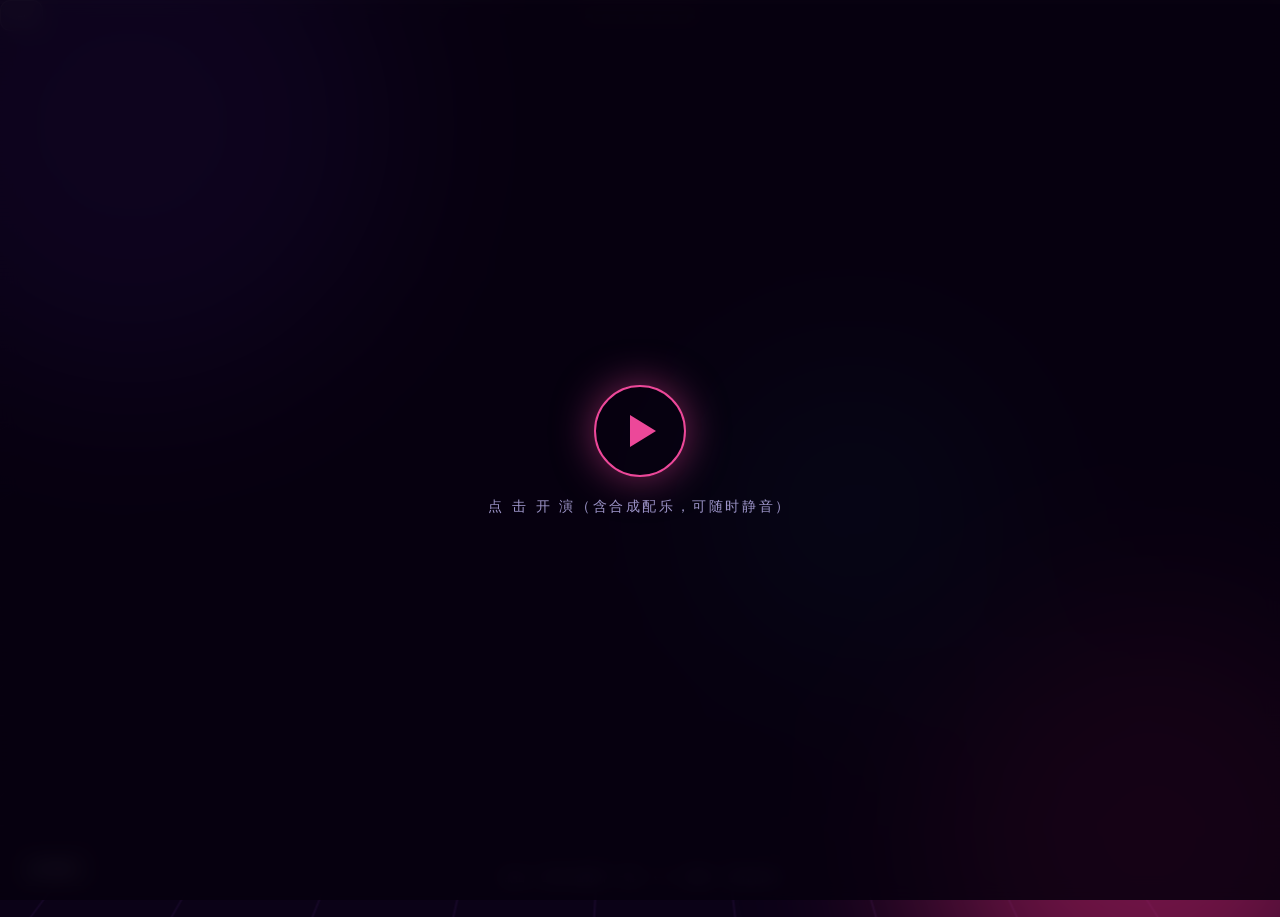
<file: website/vibe.html>
<!DOCTYPE html>
<html lang="zh-CN">
<head>
<meta charset="UTF-8">
<meta name="viewport" content="width=device-width, initial-scale=1.0">
<meta name="theme-color" content="#0b0217">
<title>EgressSentinel · Vibe Coding 参赛作品</title>
<meta name="description" content="Vibe Coding 大赛参赛作品：一句话需求，一支 AI 开发团队，一天之内从 0 到 v0.2.0 的本机 AI Agent 出口流量审计哨兵。">
<style>
*{margin:0;padding:0;box-sizing:border-box}
:root{
  --bg:#0b0217;--ink:#f4f0ff;--dim:#9d94c9;
  --p1:#a855f7;--p2:#ec4899;--p3:#22d3ee;--em:#34d399;--am:#fbbf24;--rd:#f87171;
  --glass:rgba(255,255,255,.05);--line:rgba(255,255,255,.13);
}
html,body{height:100%;overflow:hidden}
body{background:var(--bg);color:var(--ink);
  font-family:"Segoe UI","PingFang SC","Microsoft YaHei",system-ui,sans-serif;}
.mono{font-family:"Cascadia Code",Consolas,"JetBrains Mono",monospace}

/* 背景特效 */
#fx{position:fixed;inset:0;z-index:0;pointer-events:none}
#fx .grid{position:absolute;inset:-50%;background:
  linear-gradient(rgba(168,85,247,.07) 1px,transparent 1px),
  linear-gradient(90deg,rgba(168,85,247,.07) 1px,transparent 1px);
  background-size:60px 60px;transform:perspective(600px) rotateX(60deg) translateY(10%);
  animation:flow 14s linear infinite}
@keyframes flow{to{background-position:0 60px,60px 0}}
#fx .orb{position:absolute;border-radius:50%;filter:blur(90px);opacity:.5;animation:drift 16s ease-in-out infinite alternate}
#fx .o1{width:520px;height:520px;background:#7c3aed;top:-15%;left:-10%}
#fx .o2{width:460px;height:460px;background:#db2777;bottom:-18%;right:-8%;animation-delay:-6s}
#fx .o3{width:300px;height:300px;background:#0891b2;top:40%;left:55%;opacity:.35;animation-delay:-11s}
@keyframes drift{to{transform:translate(70px,-50px) scale(1.12)}}
#fx .scan{position:absolute;inset:0;background:repeating-linear-gradient(0deg,transparent 0 3px,rgba(0,0,0,.14) 3px 4px);mix-blend-mode:overlay}

/* 舞台与场景 */
#stage{position:relative;z-index:2;height:100%;display:grid;place-items:center;padding:4vh 5vw}
.scene{position:absolute;inset:0;display:flex;flex-direction:column;justify-content:center;align-items:center;
  text-align:center;padding:9vh 6vw 16vh;opacity:0;transform:translateY(24px) scale(.985);
  transition:opacity .7s ease,transform .7s ease;pointer-events:none}
.scene.on{opacity:1;transform:none;pointer-events:auto}

/* 顶部进度 */
#bar{position:fixed;top:0;left:0;right:0;height:4px;z-index:9;background:rgba(255,255,255,.07)}
#bar i{display:block;height:100%;width:0;background:linear-gradient(90deg,var(--p1),var(--p2),var(--p3));transition:width .12s linear}
#dots{position:fixed;top:14px;left:50%;transform:translateX(-50%);display:flex;gap:9px;z-index:9}
#dots i{width:8px;height:8px;border-radius:50%;background:rgba(255,255,255,.18);cursor:pointer;transition:.25s}
#dots i.on{background:var(--p3);box-shadow:0 0 12px var(--p3);transform:scale(1.25)}
#hint{position:fixed;bottom:14px;width:100%;text-align:center;color:var(--dim);font-size:.78rem;z-index:9;letter-spacing:1px}

/* 控制按钮 */
.ctrl{position:fixed;z-index:9;border:1px solid var(--line);background:var(--glass);color:var(--ink);
  border-radius:10px;padding:7px 14px;font-size:.82rem;cursor:pointer;backdrop-filter:blur(8px);transition:.2s}
.ctrl:hover{border-color:var(--p3);color:var(--p3)}
#nav{bottom:14px;right:16px;display:flex;gap:8px}
#mute{bottom:14px;left:16px}
#replay{bottom:60px;right:16px;display:none}

/* 文本体系 */
.eyebrow{font-size:.85rem;letter-spacing:.45em;color:var(--p3);text-transform:uppercase;margin-bottom:2.2vh;
  text-shadow:0 0 18px rgba(34,211,238,.8)}
h1{font-size:clamp(2.6rem,8.5vw,6.4rem);font-weight:900;line-height:1.06;letter-spacing:-.02em}
h1 .g{background:linear-gradient(100deg,var(--p1),var(--p2) 55%,var(--p3));-webkit-background-clip:text;background-clip:text;color:transparent;
  filter:drop-shadow(0 0 26px rgba(236,72,153,.45))}
h2{font-size:clamp(1.7rem,4.6vw,3.2rem);font-weight:800;line-height:1.2}
.sub{color:var(--dim);font-size:clamp(.95rem,1.6vw,1.18rem);max-width:760px;margin-top:2.4vh;line-height:1.9}
.sub b{color:var(--ink)}

/* 计数器 */
.stats{display:flex;gap:4vw;flex-wrap:wrap;justify-content:center;margin-top:4.5vh}
.stat .n{font-size:clamp(2rem,5vw,3.6rem);font-weight:900;background:linear-gradient(120deg,var(--em),var(--p3));-webkit-background-clip:text;background-clip:text;color:transparent}
.stat .l{color:var(--dim);font-size:.85rem;margin-top:2px}

/* 终端 */
.term{width:min(860px,92vw);border-radius:16px;border:1px solid var(--line);background:#0d0820;
  box-shadow:0 30px 90px rgba(0,0,0,.6),0 0 60px rgba(124,58,237,.18);text-align:left;overflow:hidden}
.term .t{display:flex;gap:8px;align-items:center;padding:10px 16px;border-bottom:1px solid var(--line);background:rgba(255,255,255,.04)}
.term .t i{width:11px;height:11px;border-radius:50%}
.term .t span{margin-left:8px;color:var(--dim);font-size:.75rem}
.term pre{padding:18px 22px;font-size:clamp(.7rem,1.35vw,.86rem);line-height:1.95;min-height:12em;white-space:pre-wrap;word-break:break-all}
.c-cmd{color:#fff}.c-cmd::before{content:"❯ ";color:var(--em)}
.c-dim{color:#6f68a0}.c-g{color:var(--em)}.c-r{color:var(--rd)}.c-y{color:var(--am)}.c-b{color:#7aa2f7}.c-p{color:var(--p2)}
.cursor{display:inline-block;width:9px;height:1em;background:var(--em);vertical-align:-2px;animation:bl 1s steps(1) infinite}
@keyframes bl{50%{opacity:0}}

/* Agent 流水卡 */
.agents{display:flex;gap:14px;flex-wrap:wrap;justify-content:center;margin-top:4vh}
.ag{border:1px solid var(--line);background:var(--glass);border-radius:14px;padding:14px 20px;font-size:.86rem;
  opacity:.15;transform:translateY(14px);transition:.55s}
.ag b{display:block;font-size:.95rem;margin-bottom:3px}
.ag.ok{opacity:1;transform:none;border-color:rgba(52,211,153,.5);box-shadow:0 0 22px rgba(52,211,153,.15)}
.ag.run{opacity:1;transform:none;border-color:rgba(34,211,238,.55)}

/* 架构图 */
.arch{display:grid;grid-template-columns:repeat(3,1fr);gap:1.4vw;align-items:center;width:min(980px,94vw);margin-top:4vh}
.node{border:1px solid var(--line);background:var(--glass);border-radius:14px;padding:14px 12px;font-size:.84rem;color:var(--dim);
  opacity:.2;transition:.5s}
.node b{display:block;color:var(--ink);font-size:.95rem;margin-bottom:3px}
.node.on{opacity:1;border-color:rgba(168,85,247,.6);box-shadow:0 0 24px rgba(168,85,247,.2)}
.node.on.hot{border-color:rgba(34,211,238,.65);box-shadow:0 0 24px rgba(34,211,238,.22)}
.arr{color:var(--dim);text-align:center;font-size:1.3rem;opacity:.25;transition:.5s}
.arr.on{opacity:1;color:var(--p3)}
@media(max-width:760px){.arch{grid-template-columns:1fr 1fr}}

/* 指纹演示 */
.fp{display:flex;gap:2.4vw;align-items:center;justify-content:center;margin-top:4vh;flex-wrap:wrap}
.fp .box{border:1px solid var(--line);border-radius:14px;padding:16px 20px;background:var(--glass);text-align:left;min-width:230px}
.fp .box h5{font-size:.8rem;color:var(--p3);letter-spacing:.2em;margin-bottom:8px}
.fp .ln{font-size:.74rem;color:var(--dim);white-space:nowrap}
.fp .ln.hit{color:var(--em);text-shadow:0 0 12px rgba(52,211,153,.6)}
.fp .arrow{font-size:2rem;color:var(--p2);animation:pulse2 1.2s infinite}
@keyframes pulse2{50%{transform:scale(1.18);opacity:.7}}

/* CTA */
.btns{display:flex;gap:16px;justify-content:center;flex-wrap:wrap;margin-top:4.5vh}
.btn{display:inline-block;padding:13px 30px;border-radius:999px;font-weight:700;font-size:.95rem;text-decoration:none;transition:.2s}
.btn.p{background:linear-gradient(100deg,var(--p1),var(--p2));color:#fff;box-shadow:0 8px 30px rgba(219,39,119,.4)}
.btn.p:hover{transform:translateY(-3px) scale(1.03)}
.btn.o{border:1px solid var(--line);color:var(--ink);background:var(--glass)}
.btn.o:hover{border-color:var(--p3);color:var(--p3)}

/* 开场遮罩 */
#gate{position:fixed;inset:0;z-index:20;display:grid;place-items:center;background:rgba(6,1,15,.86);backdrop-filter:blur(10px);cursor:pointer;transition:.5s}
#gate.hide{opacity:0;pointer-events:none}
#gate .in{text-align:center}
#gate .play{width:92px;height:92px;border-radius:50%;border:2px solid var(--p2);display:grid;place-items:center;margin:0 auto 20px;
  box-shadow:0 0 40px rgba(236,72,153,.5);animation:pulse2 1.6s infinite}
#gate .play::after{content:"";border-left:26px solid var(--p2);border-top:16px solid transparent;border-bottom:16px solid transparent;margin-left:6px}
#gate p{color:var(--dim);font-size:.9rem;letter-spacing:.18em}

/* 演出驱动：入场元素级联 */
.pop{opacity:0;transform:translateY(18px);transition:.6s ease}
.scene.on .pop{opacity:1;transform:none}
.scene.on .d1{transition-delay:.15s}.scene.on .d2{transition-delay:.45s}.scene.on .d3{transition-delay:.75s}
.scene.on .d4{transition-delay:1.05s}.scene.on .d5{transition-delay:1.35s}.scene.on .d6{transition-delay:1.7s}
</style>
</head>
<body>
<div id="fx"><div class="grid"></div><div class="orb o1"></div><div class="orb o2"></div><div class="orb o3"></div><div class="scan"></div></div>
<div id="bar"><i id="fill"></i></div>
<div id="dots"></div>
<button class="ctrl" id="mute">🔊 配乐</button>
<div id="nav"><button class="ctrl" id="prev">←</button><button class="ctrl" id="next">→</button></div>
<button class="ctrl" id="replay">↻ 重播</button>
<div id="hint">点击 / 空格 播放下一幕 · ← → 切换 · 全程自动</div>

<div id="stage">

  <!-- 1 开场 -->
  <section class="scene" id="s1">
    <div class="eyebrow pop d1">VIBE CODING 大赛参赛作品</div>
    <h1 class="pop d2">我把<span class="g">一句话</span>，<br>交给了一支 <span class="g">AI 开发团队</span></h1>
    <p class="sub pop d3">一天之内，它们交付了一个真实的安全产品：<br><b>EgressSentinel 出口哨兵</b> —— 看住 AI Agent 网络出口的审计与阻断代理</p>
    <div class="stats pop d4">
      <div class="stat"><div class="n" data-count="5">0</div><div class="l">个版本迭代</div></div>
      <div class="stat"><div class="n" data-count="650" data-suffix="+">0</div><div class="l">自动化测试</div></div>
      <div class="stat"><div class="n" data-count="5">0</div><div class="l">平台可执行文件</div></div>
      <div class="stat"><div class="n" data-count="1">0</div><div class="l">个人类成员（我）</div></div>
    </div>
  </section>

  <!-- 2 痛点 -->
  <section class="scene" id="s2">
    <div class="eyebrow pop d1">为什么做这个</div>
    <h2 class="pop d2">你的 AI Agent 能读你全部代码，<br><span style="color:var(--rd)">但没人看着它往外发什么。</span></h2>
    <div class="term pop d3" style="margin-top:4vh">
      <div class="t"><i style="background:#f87171"></i><i style="background:#fbbf24"></i><i style="background:#34d399"></i><span class="mono">你的电脑 · 此刻</span></div>
      <pre class="mono" id="leakTerm"></pre>
    </div>
    <p class="sub pop d4">Claude Code / Cursor / MCP 服务……HTTPS 加密之下，<b>代码、密钥、.env 是否被私自上传，完全不可见</b>。<br>LLM 网关要应用自愿接入，进程防火墙看不见内容，eBPF 上不了 Windows —— <b>没有现成答案</b>。</p>
  </section>

  <!-- 3 Vibe Coding 全过程 -->
  <section class="scene" id="s3">
    <div class="eyebrow pop d1">Vibe Coding 的全过程</div>
    <h2 class="pop d2">一条需求 → <span class="g">AI 团队流水线</span></h2>
    <div class="term pop d3" style="margin-top:3.4vh">
      <div class="t"><i style="background:#f87171"></i><i style="background:#fbbf24"></i><i style="background:#34d399"></i><span class="mono">我 → 主脑 GLM-5.3</span></div>
      <pre class="mono" id="planTerm"></pre>
    </div>
    <div class="agents pop d4">
      <div class="ag" data-step="0"><b>🔍 调研 ×3</b>并行扫 GitHub 选型</div>
      <div class="ag" data-step="1"><b>📐 规划</b>架构+任务合同</div>
      <div class="ag" data-step="2"><b>⚡ Flash 实现</b>GLM-5.3-Flash 写码</div>
      <div class="ag" data-step="3"><b>🧪 测试门禁</b>pytest 不过不放行</div>
      <div class="ag" data-step="4"><b>🚀 发布</b>六平台构建+官网</div>
    </div>
  </section>

  <!-- 4 架构 -->
  <section class="scene" id="s4">
    <div class="eyebrow pop d1">产品架构（真的能跑）</div>
    <h2 class="pop d2">双模式抓取 · 五维规则 · <span class="g">事中阻断</span></h2>
    <div class="arch pop d3">
      <div class="node" data-a="0"><b>🌐 任意进程</b>AI Agent / 应用</div>
      <div class="arr" data-a="0">⇢</div>
      <div class="node" data-a="1"><b>🛰️ 采集引擎</b>mitmproxy MITM 明文<br>regular / local(WinDivert)</div>
      <div class="arr" data-a="1">⇢</div>
      <div class="node hot" data-a="2"><b>⚖️ 五维规则</b>域名/进程/内容/体量/时间窗<br>进程归因 · 43 密钥规则</div>
      <div class="arr" data-a="2">⇢</div>
      <div class="node hot" data-a="3"><b>🚦 四级动作</b>allow/alert/confirm/block<br>403 事中拦截 + toast/webhook</div>
      <div class="arr" data-a="3">⇢</div>
      <div class="node" data-a="4"><b>📊 本地面板</b>脱敏详情 · 证据留痕<br>SQLite · 幂等 teardown</div>
    </div>
  </section>

  <!-- 5 拦截瞬间 -->
  <section class="scene" id="s5">
    <div class="eyebrow pop d1">Demo · 拦截瞬间</div>
    <h2 class="pop d2">密钥出站的<span style="color:var(--rd)">那 0.1 秒</span></h2>
    <div class="term pop d3" style="margin-top:3.4vh">
      <div class="t"><i style="background:#f87171"></i><i style="background:#fbbf24"></i><i style="background:#34d399"></i><span class="mono">aaa run — enforce 模式</span></div>
      <pre class="mono" id="blockTerm"></pre>
    </div>
  </section>

  <!-- 6 护城河：仓库指纹 -->
  <section class="scene" id="s6">
    <div class="eyebrow pop d1">独家护城河 · 竞品都没有</div>
    <h2 class="pop d2"><span class="g">仓库指纹</span>：精确到「哪一段代码被外发」</h2>
    <p class="sub pop d3">预扫描你的 git 仓库生成 n-gram 指纹索引，请求体逐片比对——不再靠体量猜，<b>误报大降，命中即定位到文件与行号</b>。</p>
    <div class="fp pop d4">
      <div class="box"><h5>📦 本地仓库索引</h5>
        <div class="ln mono">src/auth.py:41  █████ 3f2a…</div>
        <div class="ln mono">src/pay.go:88   █████ 91cc…</div>
        <div class="ln mono">src/secrets.py:12 ████ 77e0…</div>
      </div>
      <div class="arrow">➜</div>
      <div class="box"><h5>🛰️ 拦截的请求体（切片比对）</h5>
        <div class="ln mono">…token = "AKIA****"…</div>
        <div class="ln hit mono">✓ def sign_request(key, secret): ← 命中 src/auth.py:41</div>
        <div class="ln hit mono">✓ const PAY_ENDPOINT = … ← 命中 src/pay.go:88</div>
      </div>
    </div>
  </section>

  <!-- 7 收尾 -->
  <section class="scene" id="s7">
    <div class="eyebrow pop d1">成果</div>
    <h2 class="pop d2">1 个人 + AI 团队<br>= <span class="g">0 → v0.3.0</span> 的开源安全产品</h2>
    <p class="sub pop d3">调研报告 · 技术设计 · 300+ 测试 · CI 六平台 · 中英官网 · 常驻自愈 · 通知渠道 · 仓库指纹<br>——全部由 <b>GLM-5.3 出脑、GLM-5.3-Flash 出手</b>，人类只写需求与验收。</p>
    <div class="btns pop d4">
      <a class="btn p" href="https://github.com/1wu-davy-2/EgressSentinel/releases" target="_blank" rel="noopener">⬇ 下载五平台可执行</a>
      <a class="btn o" href="https://github.com/1wu-davy-2/EgressSentinel" target="_blank" rel="noopener">GitHub 源码</a>
      <a class="btn o" href="https://1wu-davy-2.github.io/EgressSentinel/" target="_blank" rel="noopener">项目官网</a>
    </div>
    <p class="sub pop d5" style="margin-top:3.5vh;font-size:.85rem;color:var(--dim)">非商用开源（PolyForm NC）· 证据不离开本机 · 仅用于授权设备</p>
  </section>
</div>

<div id="gate"><div class="in"><div class="play"></div><p>点 击 开 演（含合成配乐，可随时静音）</p></div></div>

<script>
/* ============ 场景调度 ============ */
const SCENES=[...document.querySelectorAll(".scene")];
const DOTS=document.getElementById("dots"),FILL=document.getElementById("fill");
const DUR=[8000,11000,13000,10000,9000,9000,9000]; // 每幕毫秒
let cur=-1,timer=null,prog=0,playing=false;

SCENES.forEach((_,i)=>{const d=document.createElement("i");d.onclick=()=>go(i);DOTS.appendChild(d)});

function show(i){
  SCENES.forEach((s,k)=>s.classList.toggle("on",k===i));
  [...DOTS.children].forEach((d,k)=>d.classList.toggle("on",k===i));
  cur=i;prog=0;
  stopSceneFx();
  if(i===1)typeLeak();
  if(i===2){typePlan();runAgents();}
  if(i===3)runArch();
  if(i===4)typeBlock();
  if(i===0)countUp();
}
function go(i){if(i<0||i>=SCENES.length)return;show(i);restartBar()}
function next(){go(cur+1<SCENES.length?cur+1:0)}
function restartBar(){clearInterval(timer);playing=true;
  timer=setInterval(()=>{prog+=100/DUR[cur]*5;FILL.style.width=Math.min(prog,100)+"%";
    if(prog>=100)next()},50)}
function begin(){document.getElementById("gate").classList.add("hide");go(0);audioOn()}

document.getElementById("gate").onclick=begin;
document.getElementById("next").onclick=next;
document.getElementById("prev").onclick=()=>go(cur-1);
document.getElementById("replay").onclick=()=>{document.getElementById("replay").style.display="none";go(0)};
addEventListener("keydown",e=>{
  if(e.code==="Space"){e.preventDefault();if(cur<0)begin();else next()}
  if(e.code==="ArrowRight")next();
  if(e.code==="ArrowLeft")go(cur-1);
});

/* ============ 打字机 ============ */
function typer(el,lines,speed=26){let li=0,ci=0,out="";el.innerHTML="";
  el._t=setInterval(()=>{
    if(li>=lines.length){el.innerHTML=out;clearInterval(el._t);return}
    const L=lines[li],cls=L.c||"c-dim";
    el.innerHTML=out+'<span class="'+cls+'">'+L.t.slice(0,++ci)+"</span>"+'<span class="cursor"></span>';
    if(ci>=L.t.length){out+='<span class="'+cls+'">'+L.t+"</span>\n";li++;ci=0}},speed)}
const C=(t,c)=>({t,c:c});
function stopSceneFx(){["leakTerm","planTerm","blockTerm"].forEach(id=>{const e=document.getElementById(id);if(e&&e._t)clearInterval(e._t)})}

function typeLeak(){typer(document.getElementById("leakTerm"),[
  C("node.exe (claude)  → api.anthropic.com   ✓ 合规对话","c-dim"),
  C("node.exe (claude)  → uploads.example.com ⚠ 512KB 代码体…","c-y"),
  C("node.exe (claude)  → api.example.com     ✗ AKIA**** 外发中…","c-r"),
  C("── 你看见了吗？HTTPS 之下，一切都是黑盒 ──","c-dim")],34)}

function typePlan(){typer(document.getElementById("planTerm"),[
  C("「做一个本机 AI Agent 流量审计工具：MITM 还原明文、归因进程、","c-cmd"),
  C("   违规外发事中阻断。调研+计划你做，代码交给 Flash，允许 subagents。」","c-cmd"),
  C("[调研×3 并行] mitmproxy(MIT) · eBPF✗Windows · 竞品空白确认","c-b"),
  C("[计划] docs/02 技术设计 · docs/03 任务合同（P0→P6 验收线）","c-b"),
  C("[工作流] Flash 实现 → pytest 门禁 → 独立验收 → 打 tag 发布","c-g")],22)}

function typeBlock(){typer(document.getElementById("blockTerm"),[
  C("aaa run --policy enforce","c-cmd"),
  C("[engine] regular 127.0.0.1:8080 · 归因器就绪 · 指纹索引 12,801 片","c-dim"),
  C("POST api.example.com/v1/chat  body=4.2KB  proc=node.exe#41233","c-b"),
  C("  ⚡ secret-leak 命中 AKIA••••（gitleaks#aws-access-token）","c-y"),
  C("  ⚡ fingerprint 命中 src/auth.py:41","c-y"),
  C("  → BLOCK 403 · 目标服务器未收到 · 证据 sha256 已留痕 · toast 已弹","c-r")],24)}

/* ============ Agent 流水灯 ============ */
function runAgents(){const ags=[...document.querySelectorAll(".ag")];ags.forEach(a=>a.classList.remove("ok","run"));
  ags.forEach((a,i)=>setTimeout(()=>{a.classList.add("run");
    setTimeout(()=>{a.classList.remove("run");a.classList.add("ok")},900)},350+i*1150))}

/* ============ 架构点亮 ============ */
function runArch(){const N=[...document.querySelectorAll(".node")],A=[...document.querySelectorAll(".arr")];
  N.forEach(n=>n.classList.remove("on"));A.forEach(a=>a.classList.remove("on"));
  const order=[0,0,1,1,2,2,3,3,4];order.forEach((idx,i)=>setTimeout(()=>{
    if(N[idx])N[idx].classList.add("on");if(i>0){const prev=A.filter(a=>+a.dataset.a===order[i-1])[0];if(prev)prev.classList.add("on")}},300+i*520))}

/* ============ 数字滚动 ============ */
function countUp(){document.querySelectorAll(".scene.on .stat .n").forEach(el=>{
  const target=+el.dataset.count,suf=el.dataset.suffix||"";let v=0;
  if(el._t)clearInterval(el._t);
  el._t=setInterval(()=>{v+=Math.max(1,Math.round(target/24));if(v>=target){v=target;clearInterval(el._t)}el.textContent=v+suf},46)})}

/* ============ WebAudio 合成配乐（纯代码，零素材） ============ */
let AC=null,muted=false,master=null,loopTimer=null;
function audioOn(){if(AC)return;try{AC=new (window.AudioContext||window.webkitAudioContext)();
  master=AC.createGain();master.gain.value=muted?0:.14;master.connect(AC.destination);
  const bass=[110,110,130.8,98];const arp=[220,261.6,329.6,261.6,220,329.6,392,329.6];let step=0;
  function beat(t){ // kick
    const k=AC.createOscillator(),g=AC.createGain();k.frequency.setValueAtTime(150,t);
    k.frequency.exponentialRampToValueAtTime(45,t+.12);g.gain.setValueAtTime(.9,t);
    g.gain.exponentialRampToValueAtTime(.01,t+.16);k.connect(g);g.connect(master);k.start(t);k.stop(t+.2);
    // bass
    const b=AC.createOscillator(),bg=AC.createGain();b.type="sawtooth";
    b.frequency.value=bass[Math.floor(step/4)%4]/2;bg.gain.setValueAtTime(.16,t);
    bg.gain.exponentialRampToValueAtTime(.02,t+.4);b.connect(bg);bg.connect(master);b.start(t);b.stop(t+.45);
    // arp
    const a=AC.createOscillator(),ag=AC.createGain();a.type="triangle";
    a.frequency.value=arp[step%8]*2;ag.gain.setValueAtTime(.05,t);
    ag.gain.exponentialRampToValueAtTime(.008,t+.22);a.connect(ag);ag.connect(master);a.start(t);a.stop(t+.25);
    step++}
  let next=AC.currentTime+.1;
  loopTimer=setInterval(()=>{while(next<AC.currentTime+.6){beat(next);next+=.24}},120);
}catch(e){/* 无声兜底 */}}
document.getElementById("mute").onclick=function(){muted=!muted;
  if(master)master.gain.value=muted?0:.14;this.textContent=muted?"🔇 静音":"🔊 配乐"};

/* 末幕显示重播 */
const _next=next;next=function(){if(cur===SCENES.length-1)document.getElementById("replay").style.display="block";_next()};
</script>
</body>
</html>
</file>
